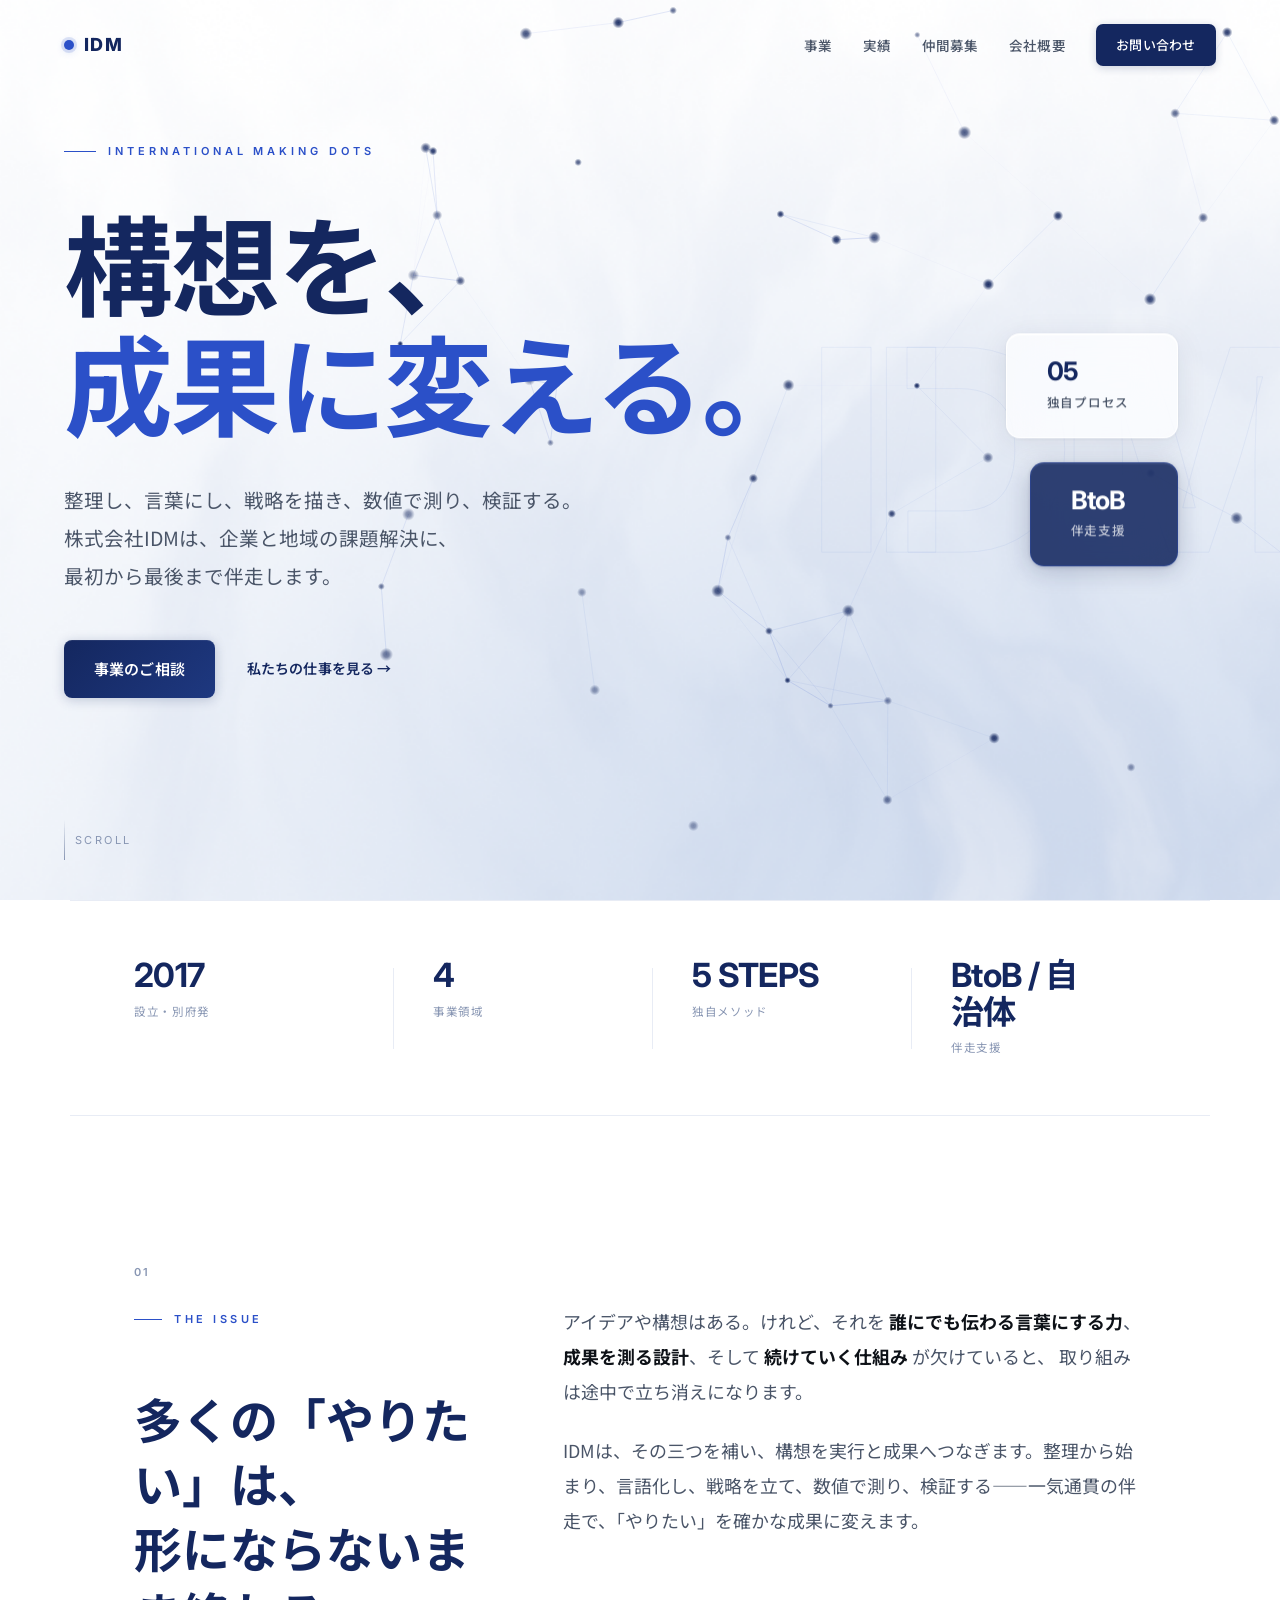
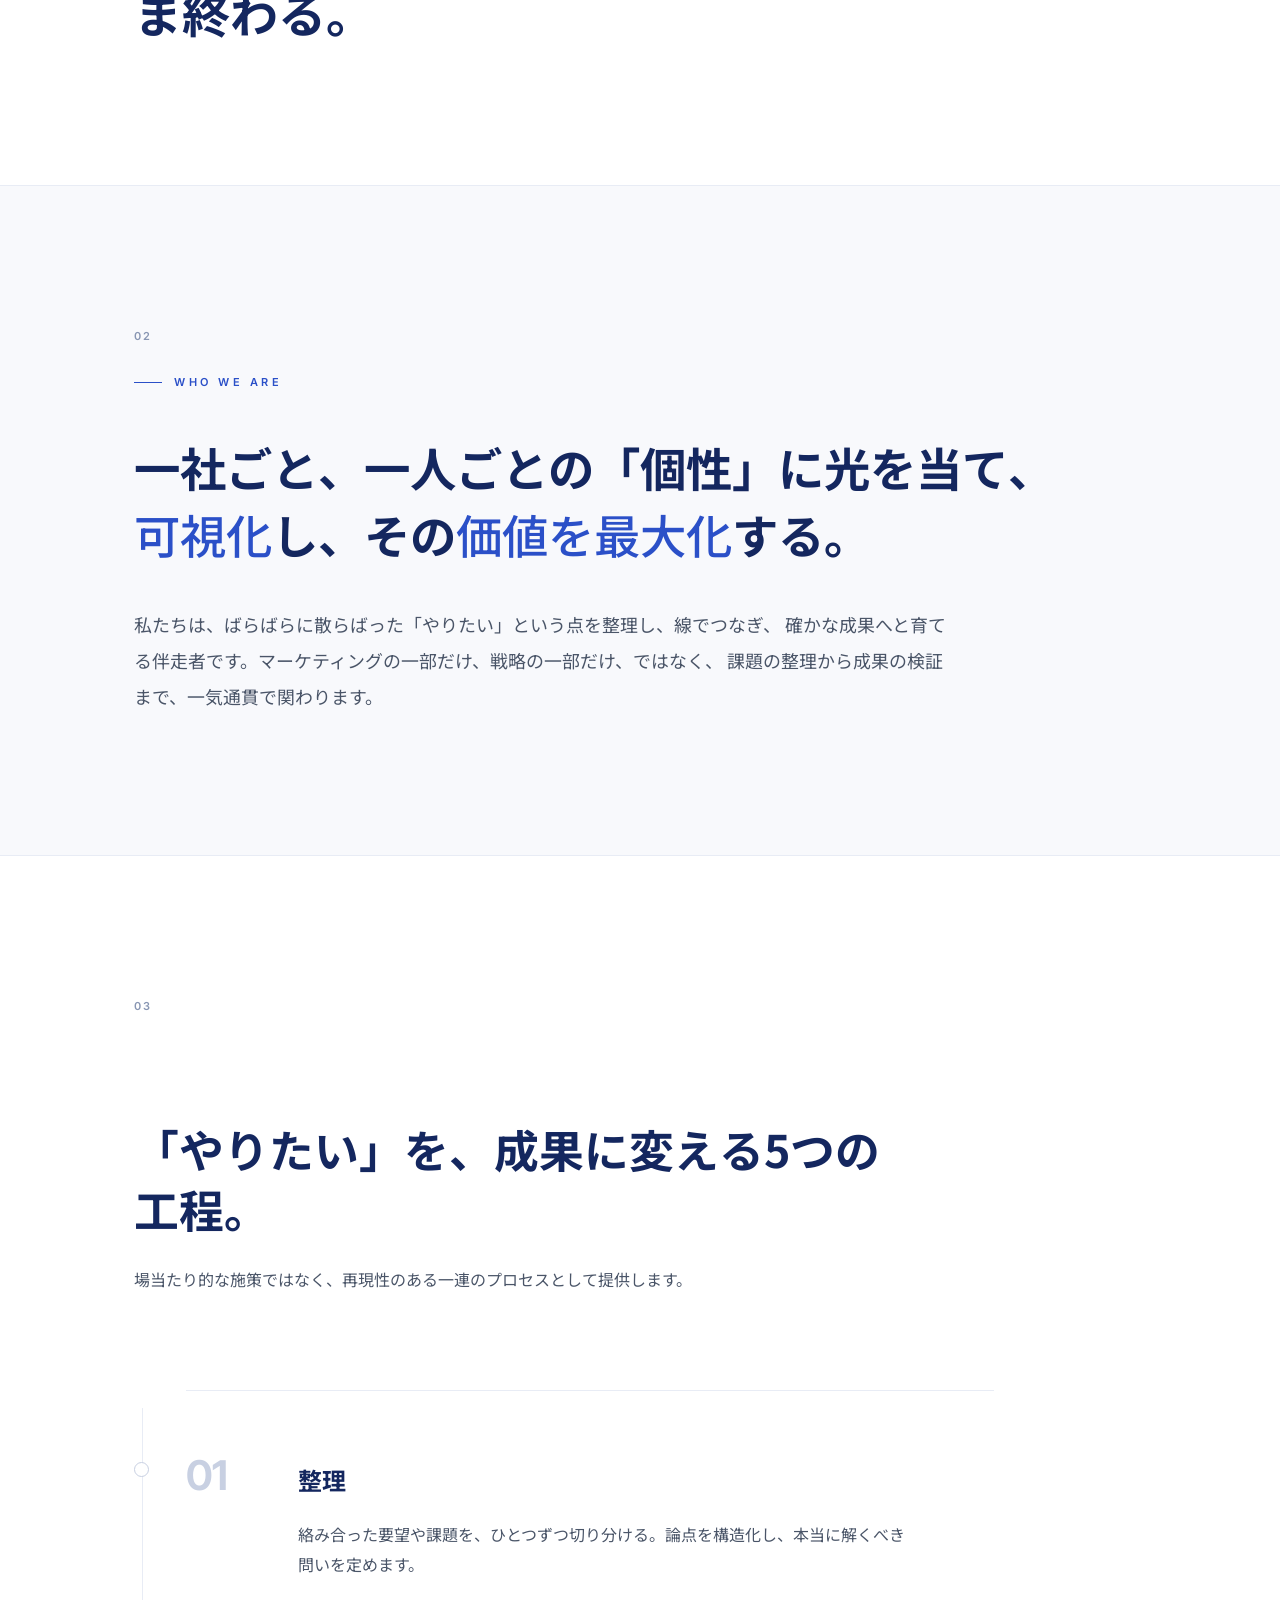
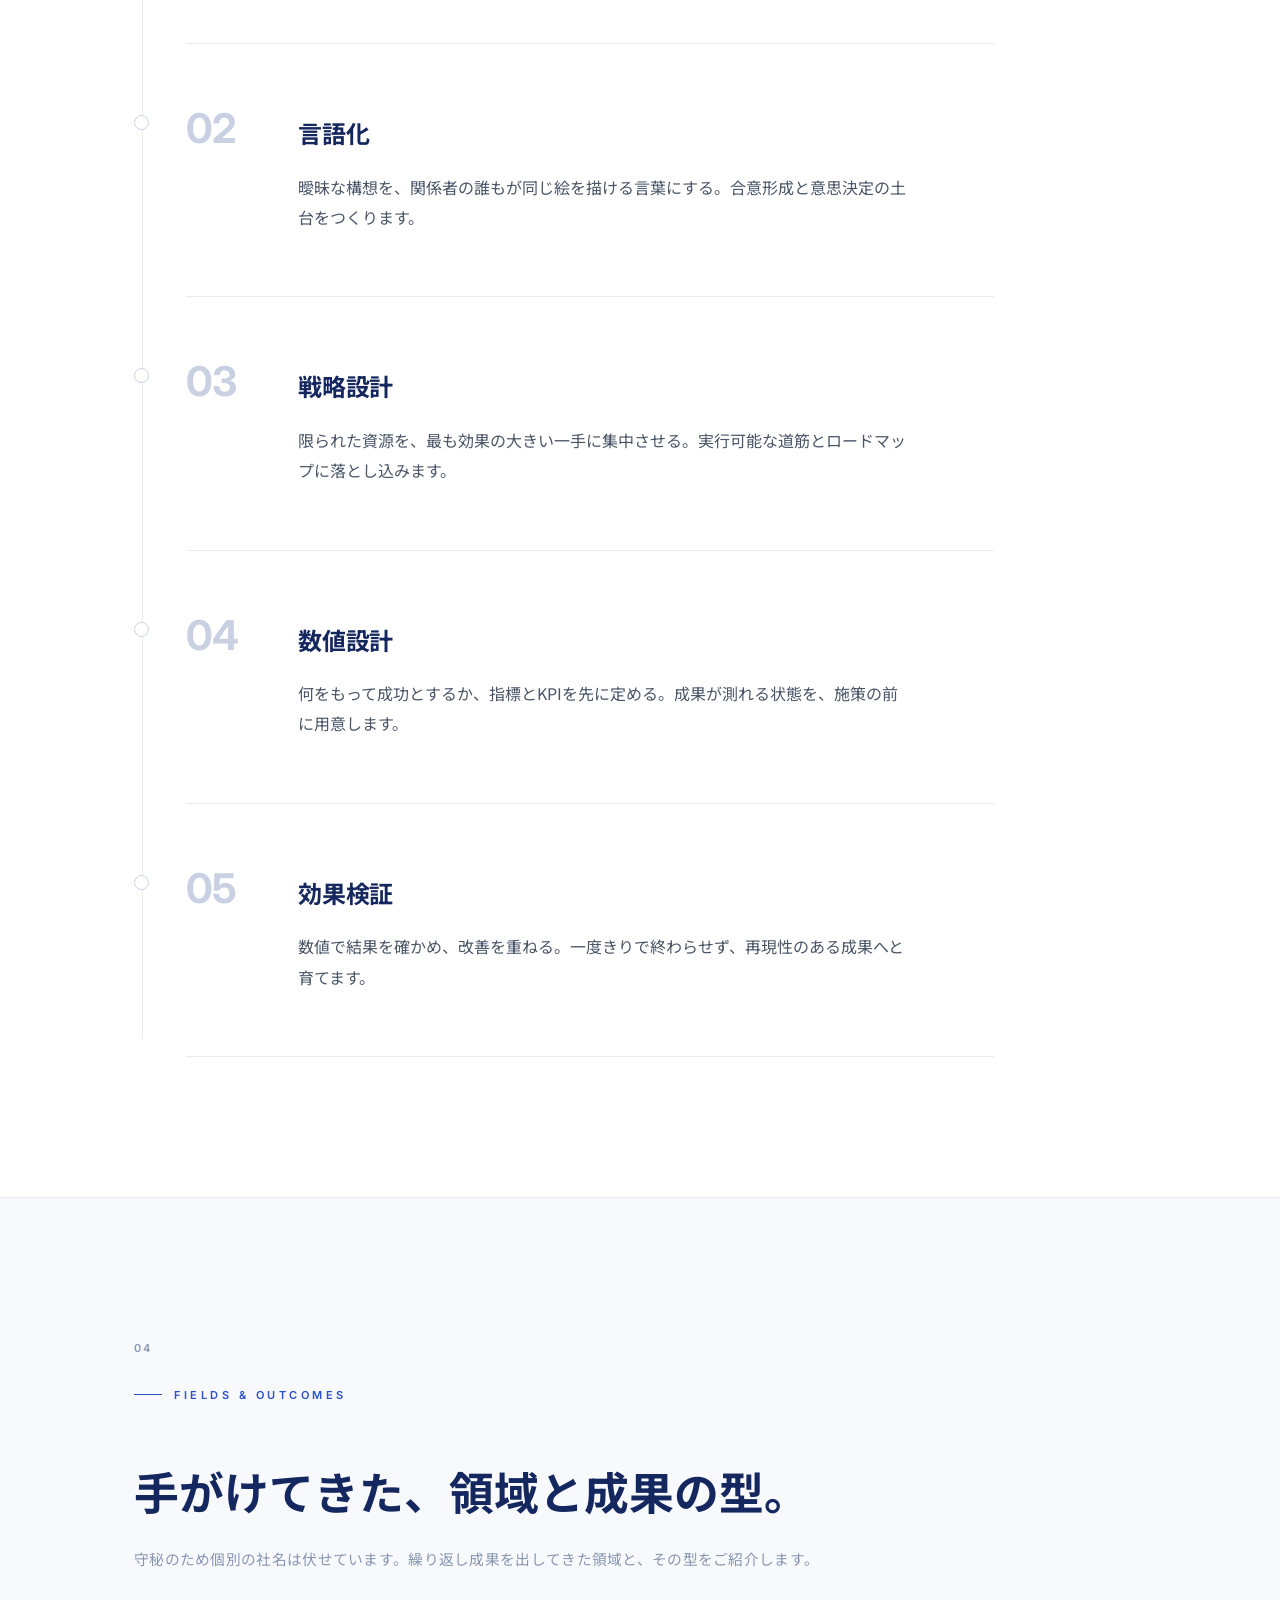
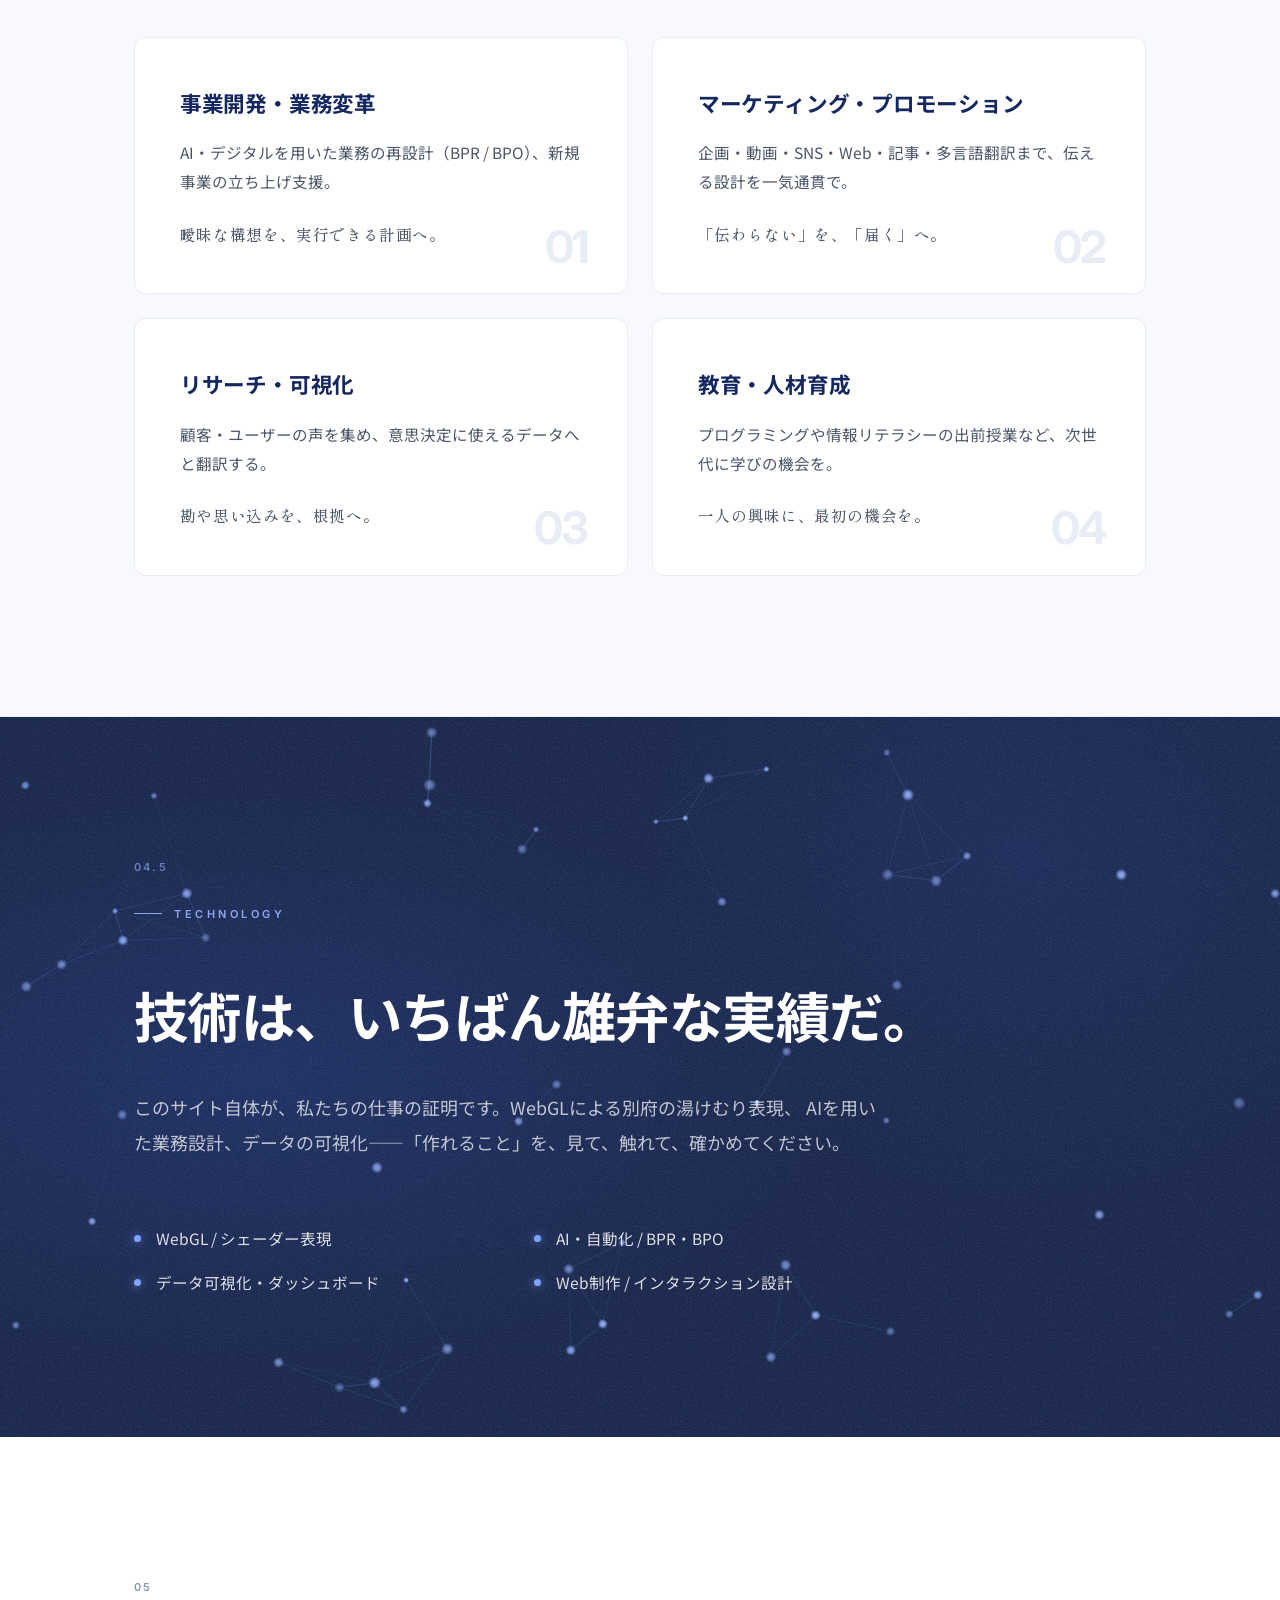
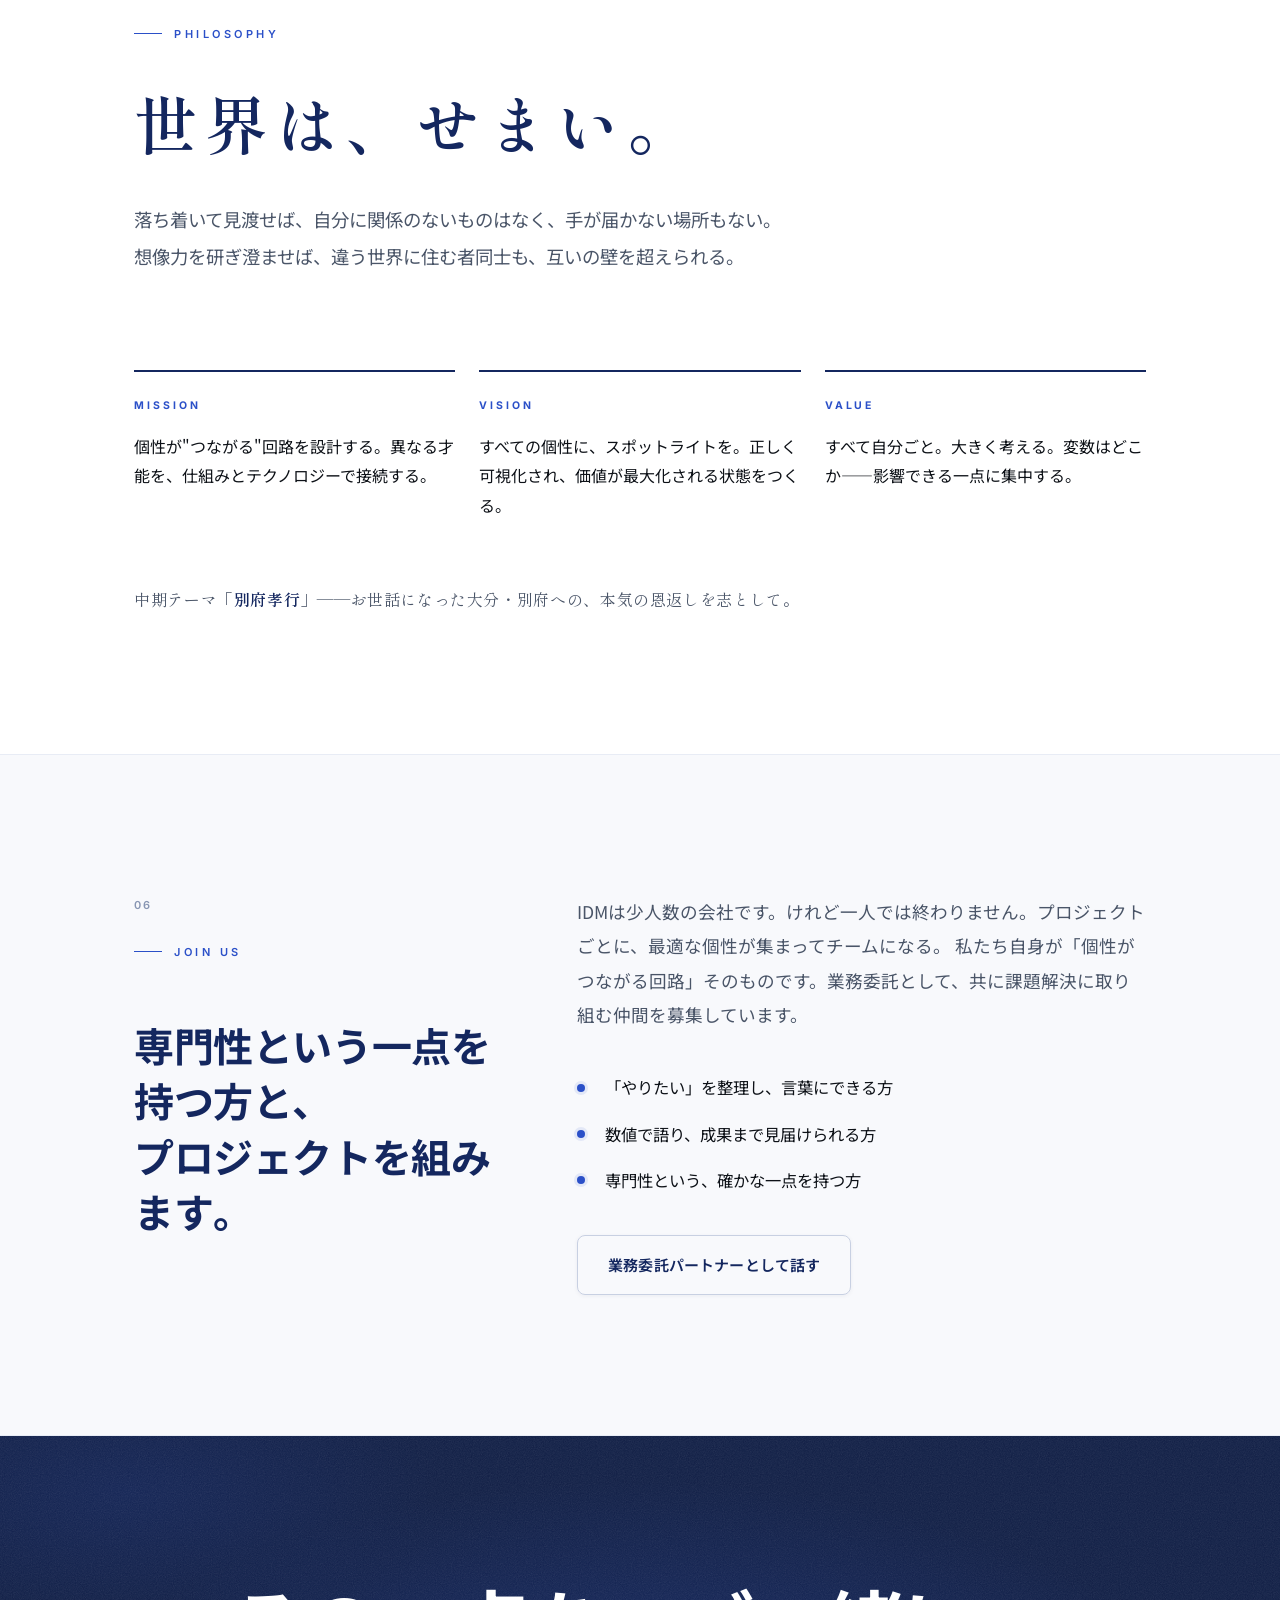
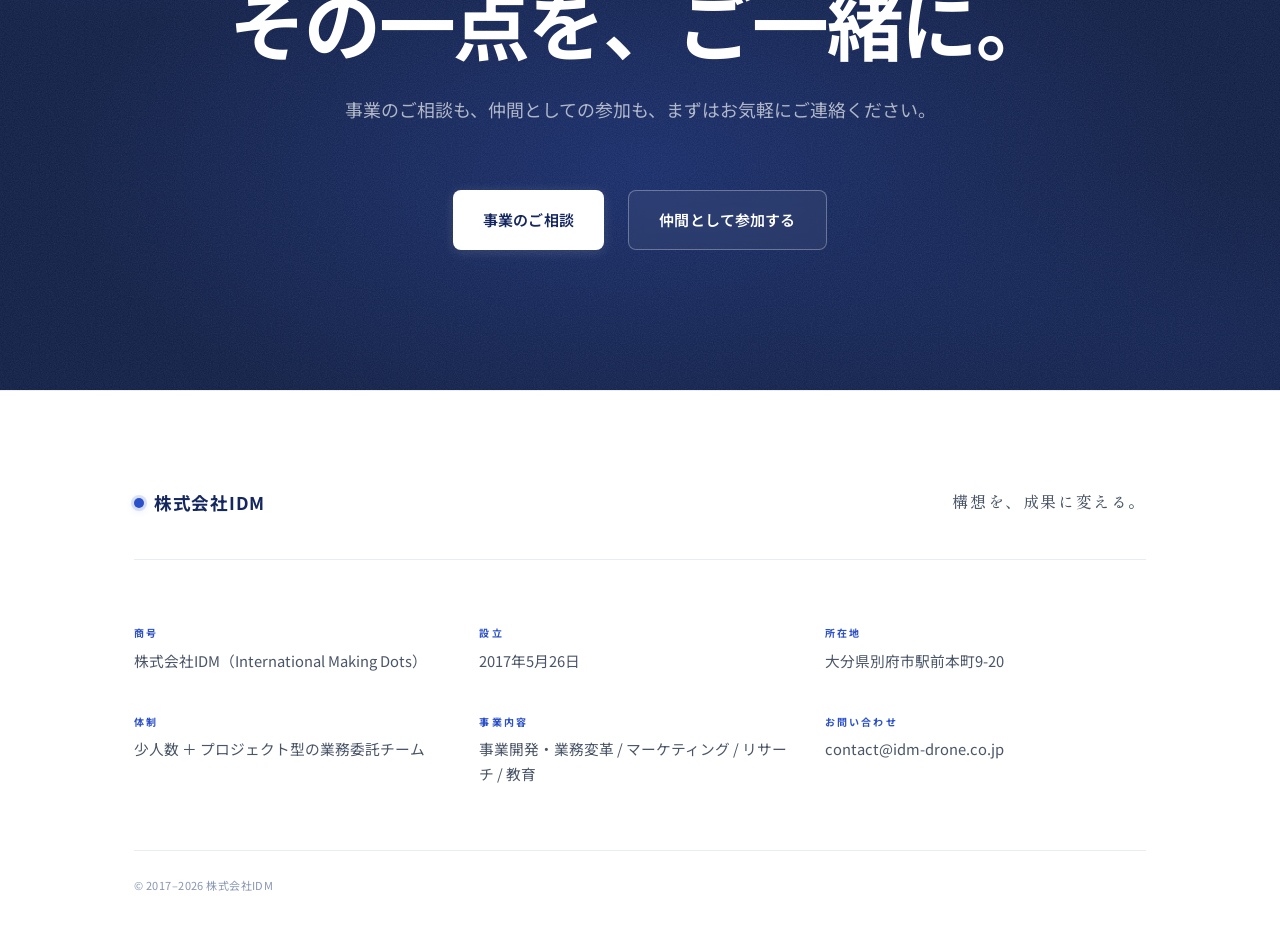
<file: index.html>
<!DOCTYPE html>
<html lang="ja" class="no-js">
<head>
<meta charset="UTF-8" />
<meta name="viewport" content="width=device-width, initial-scale=1.0" />
<title>株式会社IDM ｜ 構想を、成果に変える。</title>
<meta name="description" content="株式会社IDM（International Making Dots）は、整理・言語化・戦略・数値設計・効果検証の5つの工程で、企業と地域の課題解決に最初から最後まで伴走するパートナーです。" />
<meta property="og:title" content="株式会社IDM ｜ 構想を、成果に変える。" />
<meta property="og:description" content="「やりたい」を、測れる成果に。企業と地域の課題解決に伴走する会社。" />
<meta property="og:type" content="website" />
<meta property="og:site_name" content="株式会社IDM" />
<meta property="og:locale" content="ja_JP" />
<meta name="twitter:card" content="summary_large_image" />
<meta name="twitter:title" content="株式会社IDM ｜ 構想を、成果に変える。" />
<meta name="twitter:description" content="「やりたい」を、測れる成果に。企業と地域の課題解決に伴走する会社。" />
<meta name="theme-color" content="#0f1f3d" />
<link rel="icon" href="data:image/svg+xml,<svg xmlns='http://www.w3.org/2000/svg' viewBox='0 0 32 32'><rect width='32' height='32' fill='%230f1d44'/><circle cx='16' cy='16' r='5' fill='%232b50c8'/></svg>" />

<link rel="preconnect" href="https://fonts.googleapis.com" />
<link rel="preconnect" href="https://fonts.gstatic.com" crossorigin />
<link href="https://fonts.googleapis.com/css2?family=Inter:wght@400;500;600;700&family=Noto+Sans+JP:wght@400;500;700&family=Shippori+Mincho:wght@500;600&display=swap" rel="stylesheet" />
<link rel="stylesheet" href="css/style.css" />
<script>document.documentElement.classList.remove("no-js");document.documentElement.classList.add("js");</script>
</head>
<body>

<!-- ===== Intro loader ===== -->
<div class="loader" id="loader">
  <div class="loader__inner">
    <span class="loader__dot"></span>
    <span class="loader__word">IDM</span>
  </div>
</div>

<!-- ===== Scroll progress ===== -->
<div class="progress" id="progress" aria-hidden="true"></div>

<!-- ===== Header ===== -->
<header class="site-header" id="header">
  <a href="#top" class="logo" aria-label="IDM ホーム">
    <span class="logo__mark"></span>
    <span class="logo__text">IDM</span>
  </a>
  <button class="nav-toggle" id="navToggle" aria-label="メニューを開く" aria-expanded="false" aria-controls="nav">
    <span></span><span></span><span></span>
  </button>
  <nav class="nav" id="nav">
    <a href="#method">事業</a>
    <a href="#works">実績</a>
    <a href="#join">仲間募集</a>
    <a href="#about">会社概要</a>
    <a href="#contact" class="nav__cta">お問い合わせ</a>
  </nav>
</header>

<!-- ===== Hero ===== -->
<section class="hero" id="top">
  <canvas id="hero-canvas" aria-hidden="true"></canvas>
  <canvas id="hero-dots" aria-hidden="true"></canvas>
  <div class="hero__bg-text" aria-hidden="true">IDM</div>
  <div class="hero__deco" aria-hidden="true">
    <div class="hero__deco-card">
      <span class="hero__deco-num">05</span>
      <span class="hero__deco-label">独自プロセス</span>
    </div>
    <div class="hero__deco-card hero__deco-card--alt">
      <span class="hero__deco-num">BtoB</span>
      <span class="hero__deco-label">伴走支援</span>
    </div>
  </div>
  <div class="hero__copy">
    <p class="hero__eyebrow reveal">International Making Dots</p>
    <h1 class="hero__title">
      <span class="reveal">構想を、</span>
      <span class="reveal">成果に変える。</span>
    </h1>
    <p class="hero__lead reveal">
      整理し、言葉にし、戦略を描き、数値で測り、検証する。<br />
      株式会社IDMは、企業と地域の課題解決に、<br class="pc" />最初から最後まで伴走します。
    </p>
    <div class="hero__actions reveal">
      <a href="#contact" class="btn btn--primary">事業のご相談</a>
      <a href="#method" class="btn btn--text">私たちの仕事を見る →</a>
    </div>
  </div>
  <div class="hero__scroll-hint reveal" aria-hidden="true">Scroll</div>
</section>

<!-- ===== Trust strip ===== -->
<div class="trust">
  <div class="trust__item"><strong>2017</strong><span>設立・別府発</span></div>
  <div class="trust__item"><strong data-count="4">0</strong><span>事業領域</span></div>
  <div class="trust__item"><strong data-count="5" data-suffix=" STEPS">0</strong><span>独自メソッド</span></div>
  <div class="trust__item"><strong>BtoB / 自治体</strong><span>伴走支援</span></div>
</div>

<!-- ===== 01 課題 ===== -->
<section class="issue" id="issue">
  <div class="container">
    <div class="issue__left">
      <span class="sec-num reveal">01</span>
      <p class="section-label reveal">THE ISSUE</p>
      <h2 class="issue__title split">多くの「やりたい」は、<br />形にならないまま終わる。</h2>
    </div>
    <div class="issue__right">
      <p class="issue__body reveal">
        アイデアや構想はある。けれど、それを <strong>誰にでも伝わる言葉にする力</strong>、
        <strong>成果を測る設計</strong>、そして <strong>続けていく仕組み</strong> が欠けていると、
        取り組みは途中で立ち消えになります。
      </p>
      <p class="issue__body reveal">
        IDMは、その三つを補い、構想を実行と成果へつなぎます。整理から始まり、言語化し、戦略を立て、数値で測り、検証する——一気通貫の伴走で、「やりたい」を確かな成果に変えます。
      </p>
    </div>
  </div>
</section>

<!-- ===== 02 IDMとは ===== -->
<section class="define" id="define">
  <div class="container">
    <span class="sec-num reveal">02</span>
    <p class="section-label reveal">WHO WE ARE</p>
    <h2 class="define__statement split">
      一社ごと、一人ごとの「個性」に光を当て、<br />
      <em>可視化</em>し、その<em>価値を最大化</em>する。
    </h2>
    <p class="define__sub reveal">
      私たちは、ばらばらに散らばった「やりたい」という点を整理し、線でつなぎ、
      確かな成果へと育てる伴走者です。マーケティングの一部だけ、戦略の一部だけ、ではなく、
      課題の整理から成果の検証まで、一気通貫で関わります。
    </p>
  </div>
</section>

<!-- ===== 03 メソッド ===== -->
<section class="method" id="method">
  <div class="container">
    <div class="method__head">
      <span class="sec-num reveal">03</span>
      <p class="section-label reveal">OUR METHOD</p>
      <h2 class="method__title split">「やりたい」を、成果に変える5つの工程。</h2>
      <p class="method__intro reveal">場当たり的な施策ではなく、再現性のある一連のプロセスとして提供します。</p>
    </div>

    <ol class="steps">
      <li class="step reveal">
        <span class="step__num">01</span>
        <div class="step__body">
          <h3>整理</h3>
          <p>絡み合った要望や課題を、ひとつずつ切り分ける。論点を構造化し、本当に解くべき問いを定めます。</p>
        </div>
      </li>
      <li class="step reveal">
        <span class="step__num">02</span>
        <div class="step__body">
          <h3>言語化</h3>
          <p>曖昧な構想を、関係者の誰もが同じ絵を描ける言葉にする。合意形成と意思決定の土台をつくります。</p>
        </div>
      </li>
      <li class="step reveal">
        <span class="step__num">03</span>
        <div class="step__body">
          <h3>戦略設計</h3>
          <p>限られた資源を、最も効果の大きい一手に集中させる。実行可能な道筋とロードマップに落とし込みます。</p>
        </div>
      </li>
      <li class="step reveal">
        <span class="step__num">04</span>
        <div class="step__body">
          <h3>数値設計</h3>
          <p>何をもって成功とするか、指標とKPIを先に定める。成果が測れる状態を、施策の前に用意します。</p>
        </div>
      </li>
      <li class="step reveal">
        <span class="step__num">05</span>
        <div class="step__body">
          <h3>効果検証</h3>
          <p>数値で結果を確かめ、改善を重ねる。一度きりで終わらせず、再現性のある成果へと育てます。</p>
        </div>
      </li>
    </ol>
  </div>
</section>

<!-- ===== 04 実績 ===== -->
<section class="works" id="works">
  <div class="container">
    <div class="works__head">
      <span class="sec-num reveal">04</span>
      <p class="section-label reveal">FIELDS &amp; OUTCOMES</p>
      <h2 class="works__title split">手がけてきた、領域と成果の型。</h2>
      <p class="works__note reveal">守秘のため個別の社名は伏せています。繰り返し成果を出してきた領域と、その型をご紹介します。</p>
    </div>

    <div class="works__grid">
      <article class="field reveal">
        <h3>事業開発・業務変革</h3>
        <p>AI・デジタルを用いた業務の再設計（BPR / BPO）、新規事業の立ち上げ支援。</p>
        <p class="field__type">曖昧な構想を、実行できる計画へ。</p>
      </article>
      <article class="field reveal">
        <h3>マーケティング・プロモーション</h3>
        <p>企画・動画・SNS・Web・記事・多言語翻訳まで、伝える設計を一気通貫で。</p>
        <p class="field__type">「伝わらない」を、「届く」へ。</p>
      </article>
      <article class="field reveal">
        <h3>リサーチ・可視化</h3>
        <p>顧客・ユーザーの声を集め、意思決定に使えるデータへと翻訳する。</p>
        <p class="field__type">勘や思い込みを、根拠へ。</p>
      </article>
      <article class="field reveal">
        <h3>教育・人材育成</h3>
        <p>プログラミングや情報リテラシーの出前授業など、次世代に学びの機会を。</p>
        <p class="field__type">一人の興味に、最初の機会を。</p>
      </article>
    </div>
  </div>
</section>

<!-- ===== 04.5 Tech / Lab ===== -->
<section class="lab" id="lab">
  <canvas id="lab-canvas" aria-hidden="true"></canvas>
  <div class="container lab__inner">
    <span class="sec-num reveal" style="color:rgba(155,180,255,.6)">04.5</span>
    <p class="section-label section-label--light reveal">TECHNOLOGY</p>
    <h2 class="lab__title split">技術は、いちばん雄弁な実績だ。</h2>
    <p class="lab__body reveal">
      このサイト自体が、私たちの仕事の証明です。WebGLによる別府の湯けむり表現、
      AIを用いた業務設計、データの可視化——「作れること」を、見て、触れて、確かめてください。
    </p>
    <ul class="lab__tags">
      <li class="reveal">WebGL / シェーダー表現</li>
      <li class="reveal">AI・自動化 / BPR・BPO</li>
      <li class="reveal">データ可視化・ダッシュボード</li>
      <li class="reveal">Web制作 / インタラクション設計</li>
    </ul>
  </div>
</section>

<!-- ===== 05 思想 ===== -->
<section class="vision" id="vision">
  <div class="container">
    <span class="sec-num reveal">05</span>
    <p class="section-label reveal">PHILOSOPHY</p>
    <p class="vision__lead split">世界は、せまい。</p>
    <p class="vision__body reveal">
      落ち着いて見渡せば、自分に関係のないものはなく、手が届かない場所もない。<br />
      想像力を研ぎ澄ませば、違う世界に住む者同士も、互いの壁を超えられる。
    </p>

    <div class="mvv">
      <div class="mvv__item reveal">
        <span class="mvv__key">MISSION</span>
        <p>個性が"つながる"回路を設計する。異なる才能を、仕組みとテクノロジーで接続する。</p>
      </div>
      <div class="mvv__item reveal">
        <span class="mvv__key">VISION</span>
        <p>すべての個性に、スポットライトを。正しく可視化され、価値が最大化される状態をつくる。</p>
      </div>
      <div class="mvv__item reveal">
        <span class="mvv__key">VALUE</span>
        <p>すべて自分ごと。大きく考える。変数はどこか——影響できる一点に集中する。</p>
      </div>
    </div>

    <p class="vision__beppu reveal">
      中期テーマ「<em>別府孝行</em>」——お世話になった大分・別府への、本気の恩返しを志として。
    </p>
  </div>
</section>

<!-- ===== 06 仲間募集 ===== -->
<section class="join" id="join">
  <div class="container join__grid">
    <div>
      <span class="sec-num reveal">06</span>
      <p class="section-label reveal">JOIN US</p>
      <h2 class="join__title split">専門性という一点を持つ方と、<br />プロジェクトを組みます。</h2>
    </div>
    <div>
      <p class="join__body reveal">
        IDMは少人数の会社です。けれど一人では終わりません。プロジェクトごとに、最適な個性が集まってチームになる。
        私たち自身が「個性がつながる回路」そのものです。業務委託として、共に課題解決に取り組む仲間を募集しています。
      </p>
      <ul class="join__list">
        <li class="reveal">「やりたい」を整理し、言葉にできる方</li>
        <li class="reveal">数値で語り、成果まで見届けられる方</li>
        <li class="reveal">専門性という、確かな一点を持つ方</li>
      </ul>
      <a href="#contact" class="btn btn--outline reveal">業務委託パートナーとして話す</a>
    </div>
  </div>
</section>

<!-- ===== 07 CTA ===== -->
<section class="cta" id="contact">
  <div class="container cta__inner">
    <h2 class="cta__title split">その一点を、ご一緒に。</h2>
    <p class="cta__lead">事業のご相談も、仲間としての参加も、まずはお気軽にご連絡ください。</p>
    <div class="cta__actions">
      <a href="mailto:contact@idm-drone.co.jp?subject=ご相談" class="btn btn--light">事業のご相談</a>
      <a href="mailto:contact@idm-drone.co.jp?subject=パートナー応募" class="btn btn--ghost-light">仲間として参加する</a>
    </div>
  </div>
</section>

<!-- ===== Footer ===== -->
<footer class="site-footer" id="about">
  <div class="container">
    <div class="footer__top">
      <div class="footer__brand">
        <span class="logo__mark"></span>
        <span class="footer__name">株式会社IDM</span>
      </div>
      <p class="footer__tagline">構想を、成果に変える。</p>
    </div>
    <dl class="footer__info">
      <div><dt>商号</dt><dd>株式会社IDM（International Making Dots）</dd></div>
      <div><dt>設立</dt><dd>2017年5月26日</dd></div>
      <div><dt>所在地</dt><dd>大分県別府市駅前本町9-20</dd></div>
      <div><dt>体制</dt><dd>少人数 ＋ プロジェクト型の業務委託チーム</dd></div>
      <div><dt>事業内容</dt><dd>事業開発・業務変革 / マーケティング / リサーチ / 教育</dd></div>
      <div><dt>お問い合わせ</dt><dd>contact@idm-drone.co.jp</dd></div>
    </dl>
    <p class="footer__copy">© 2017–2026 株式会社IDM</p>
  </div>
</footer>

<script src="js/hero-steam.js" defer></script>
<script src="js/hero-dots.js" defer></script>
<script src="js/app.js" defer></script>
</body>
</html>
</file>
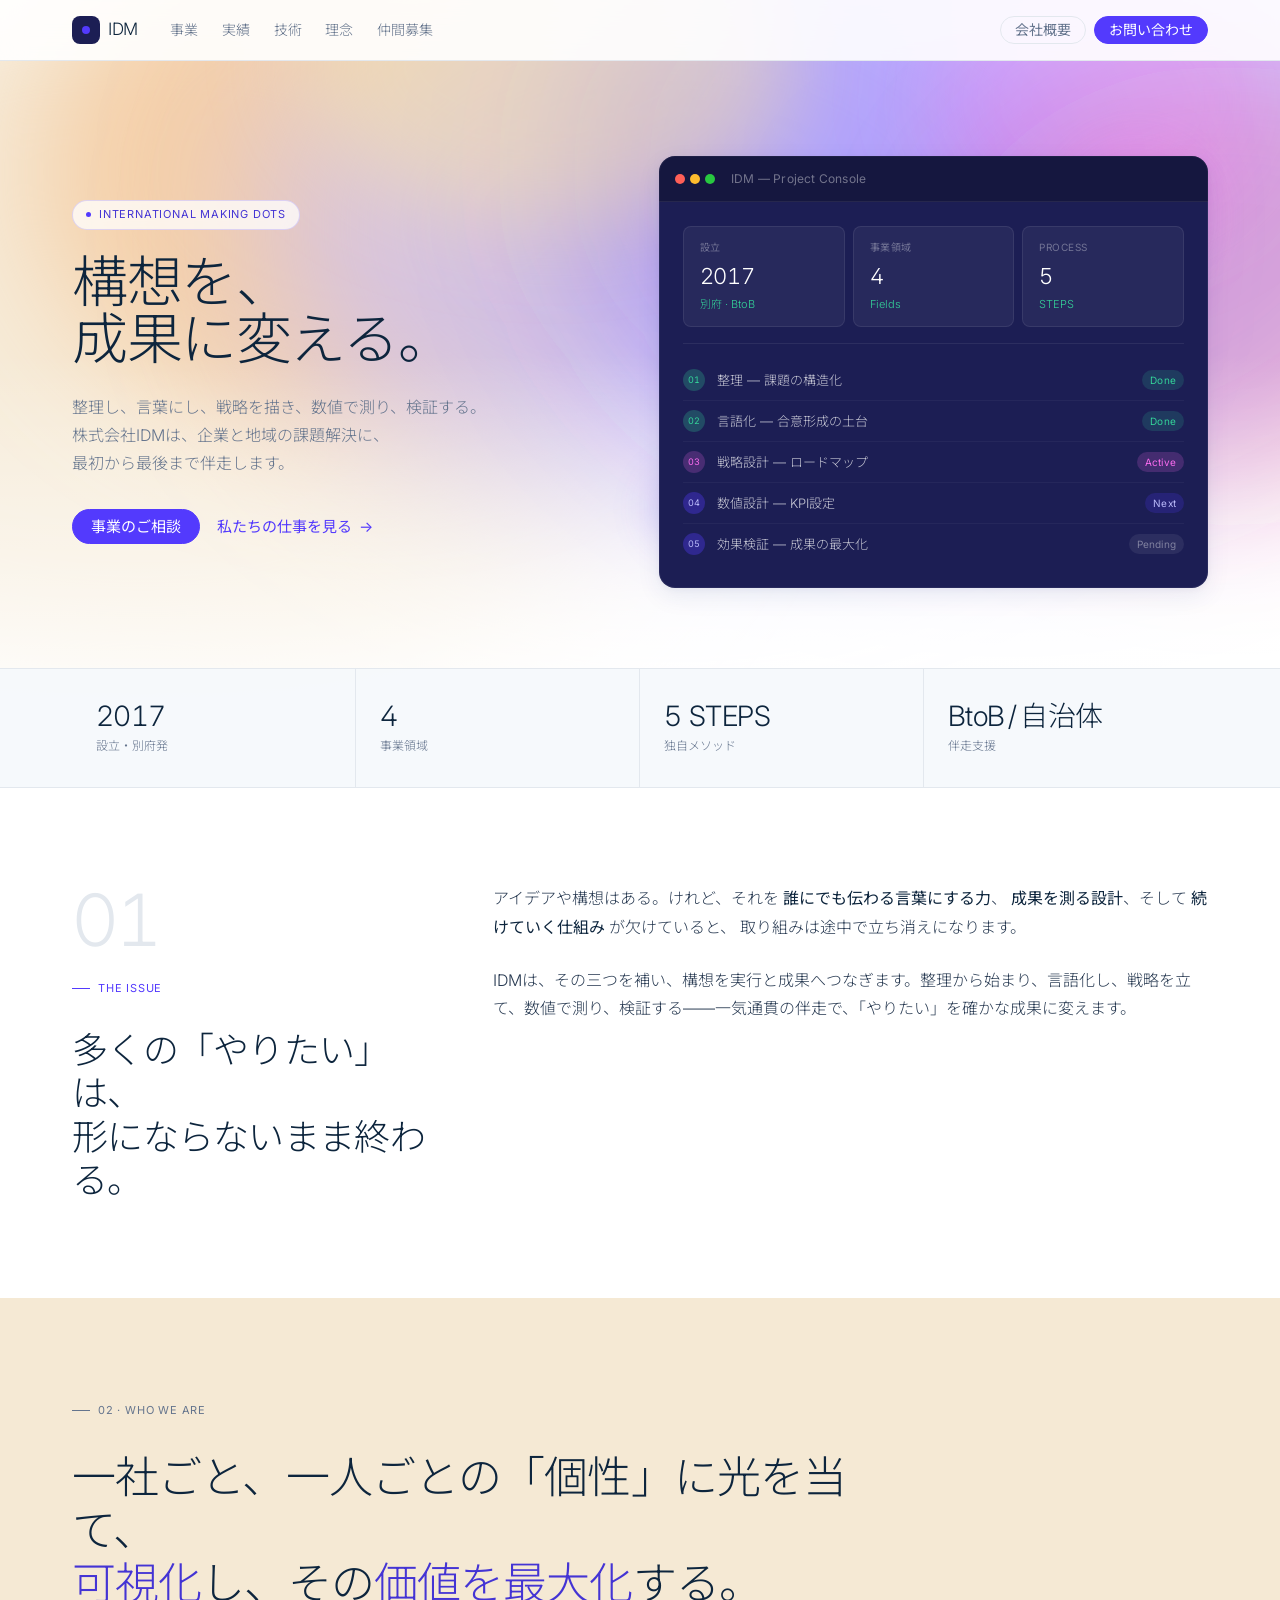
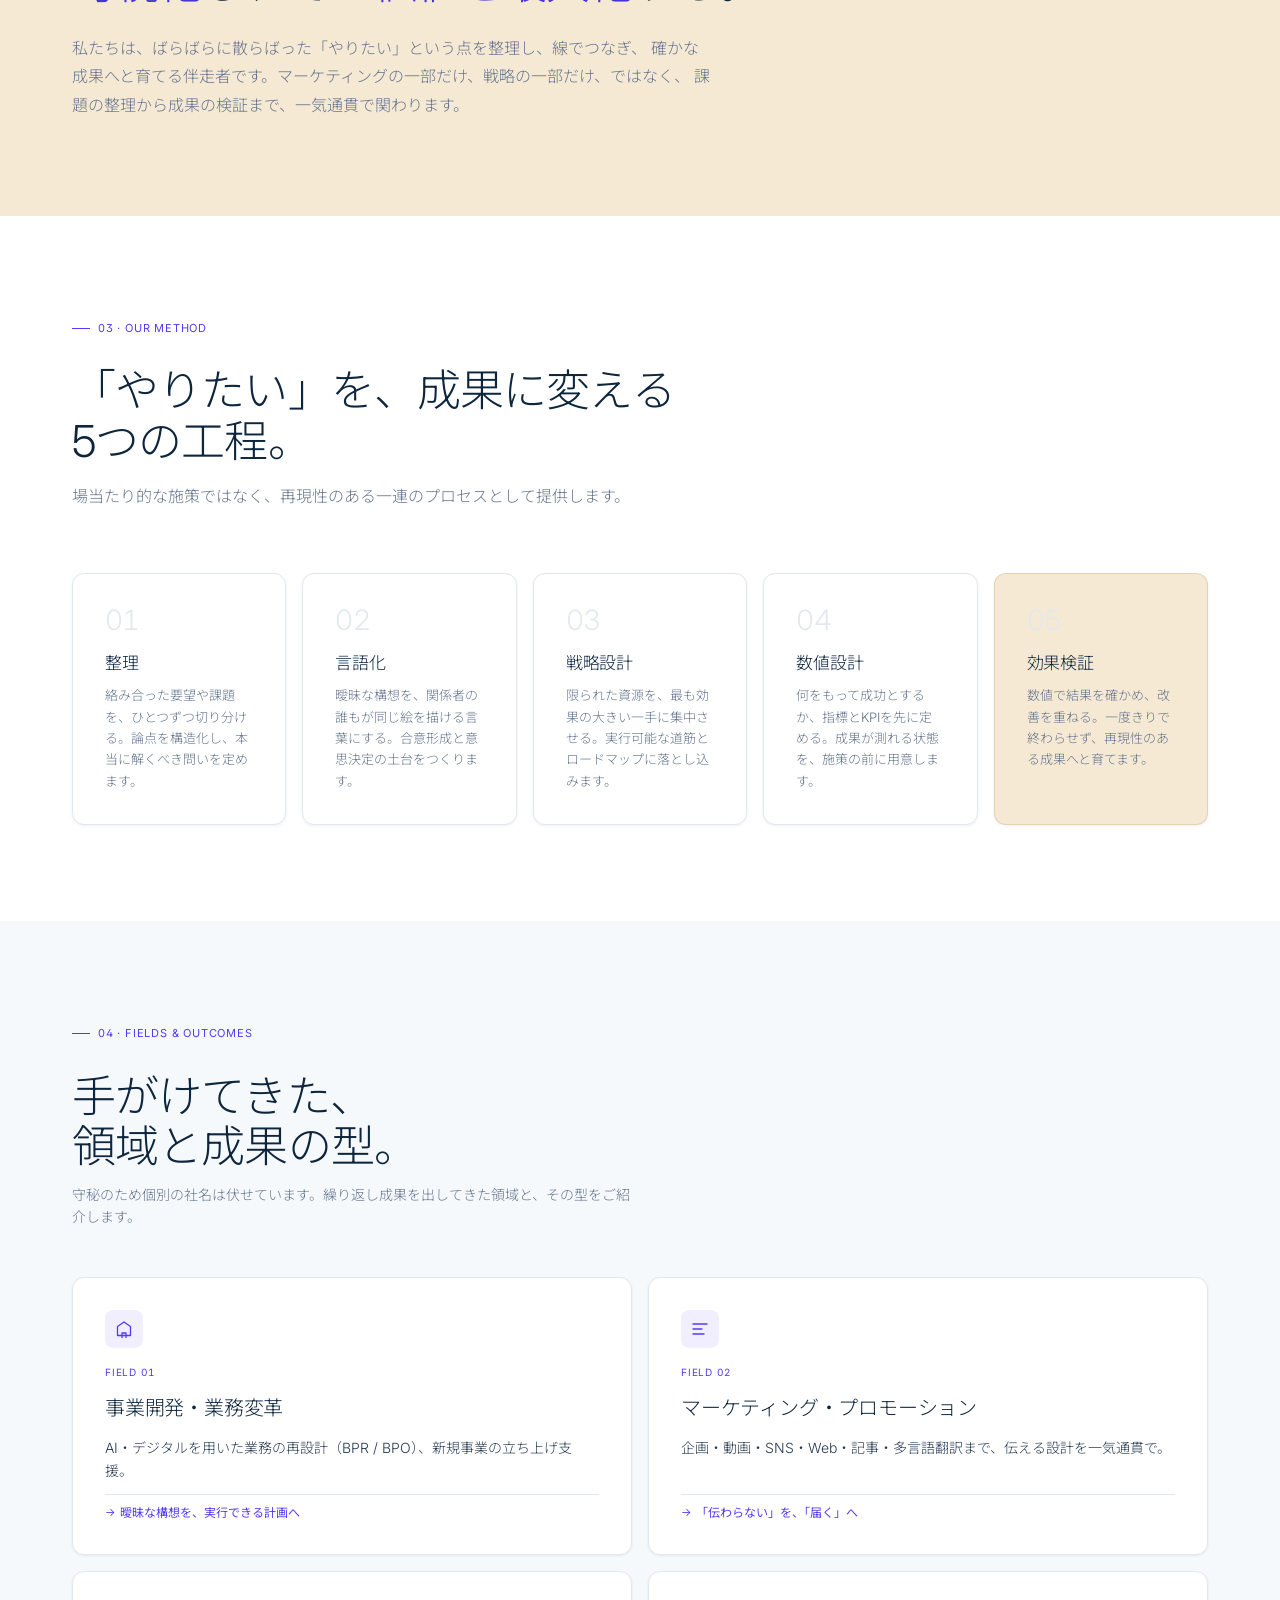
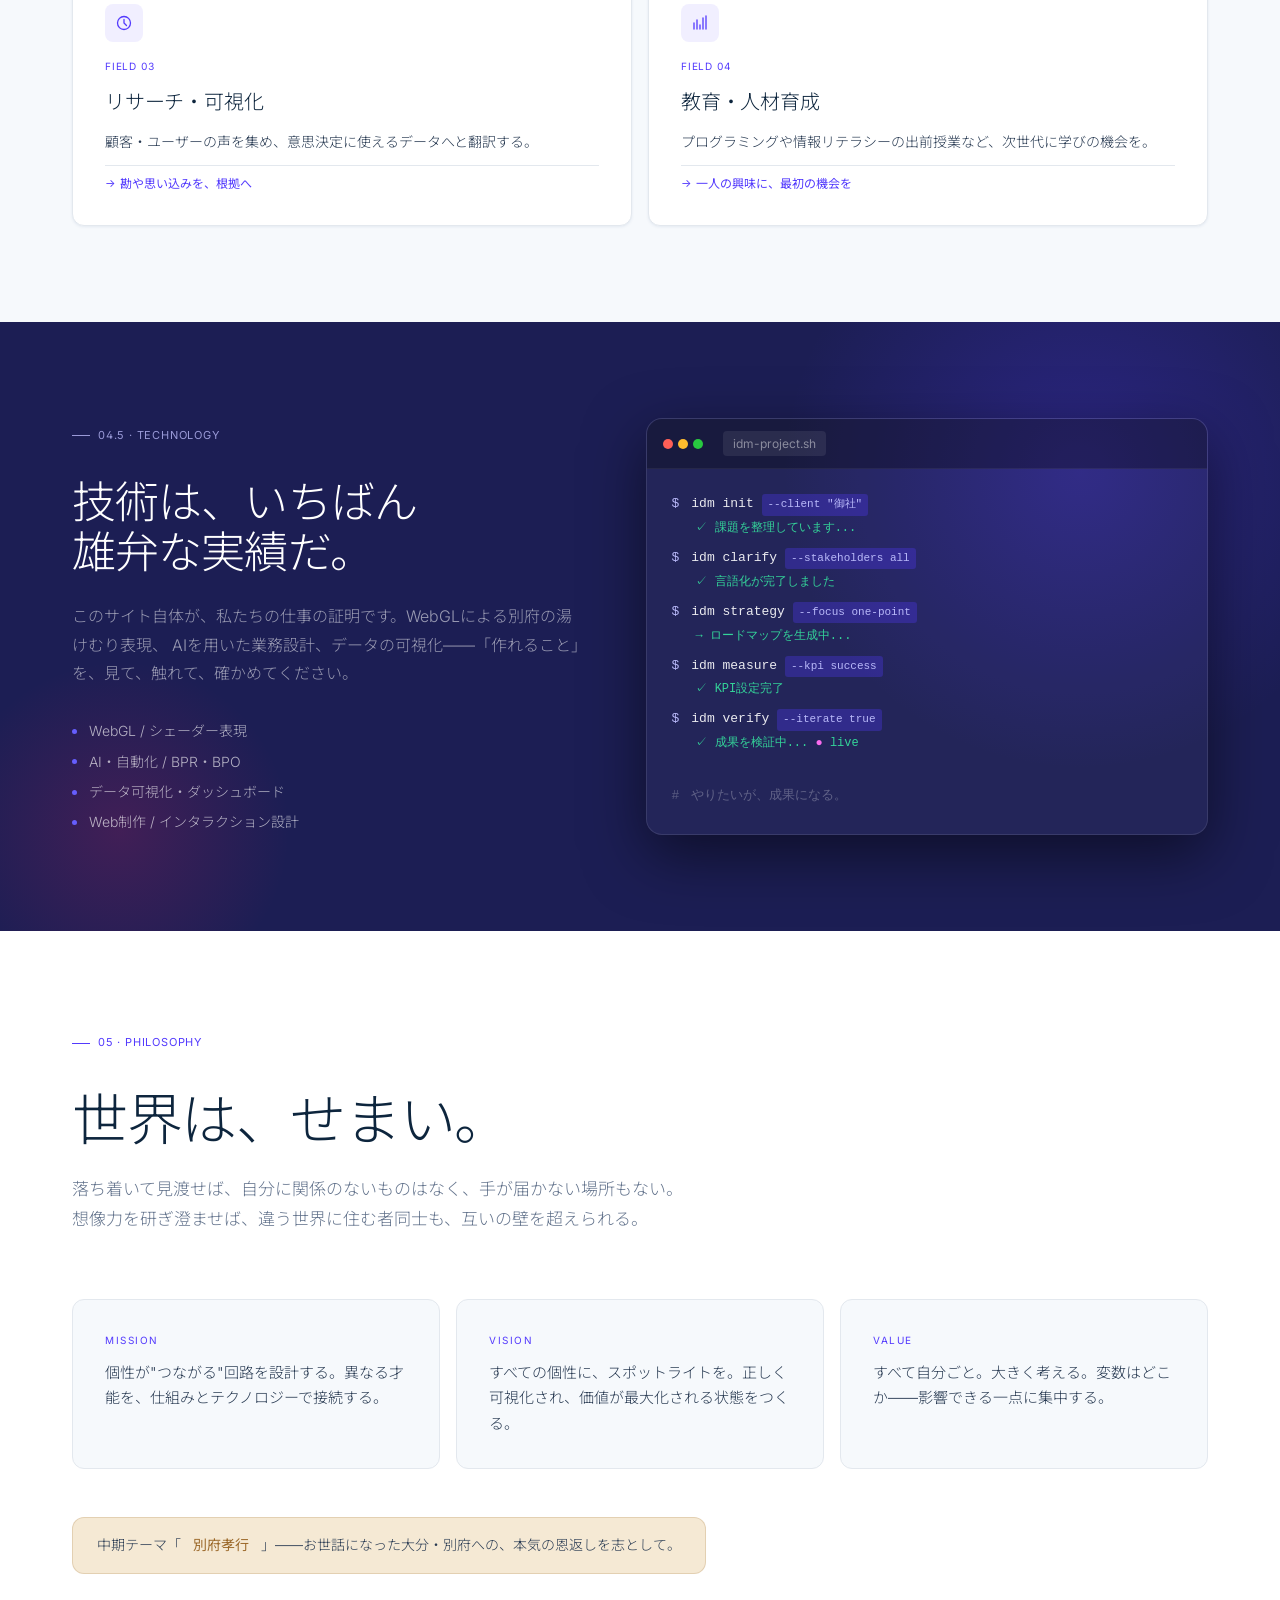
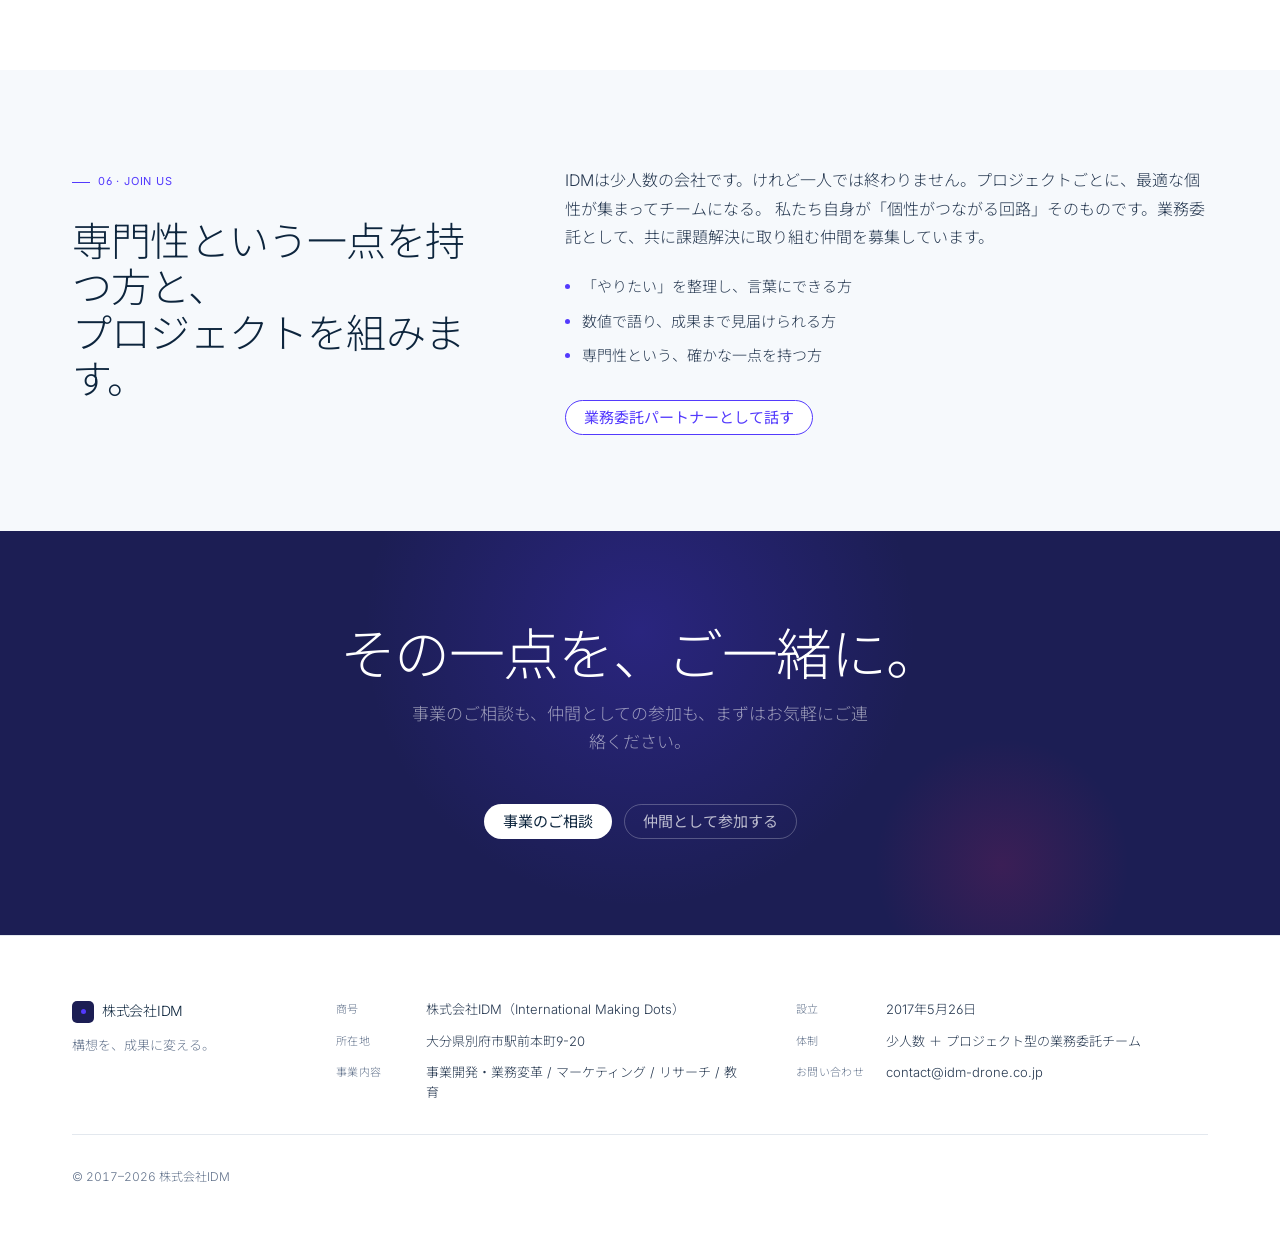
<file: design-lab/stripe/index.html>
<!DOCTYPE html>
<html lang="ja">
<head>
<meta charset="UTF-8" />
<meta name="viewport" content="width=device-width, initial-scale=1.0" />
<title>株式会社IDM ｜ 構想を、成果に変える。</title>
<meta name="description" content="株式会社IDM（International Making Dots）は、整理・言語化・戦略・数値設計・効果検証の5つの工程で、企業と地域の課題解決に最初から最後まで伴走するパートナーです。" />
<meta property="og:title" content="株式会社IDM ｜ 構想を、成果に変える。" />
<meta property="og:description" content="「やりたい」を、測れる成果に。企業と地域の課題解決に伴走する会社。" />
<meta property="og:type" content="website" />
<meta name="robots" content="noindex, nofollow" />
<meta name="theme-color" content="#533afd" />
<link rel="icon" href="data:image/svg+xml,<svg xmlns='http://www.w3.org/2000/svg' viewBox='0 0 32 32'><rect width='32' height='32' rx='6' fill='%231c1e54'/><circle cx='16' cy='16' r='5' fill='%23533afd'/></svg>" />

<link rel="preconnect" href="https://fonts.googleapis.com" />
<link rel="preconnect" href="https://fonts.gstatic.com" crossorigin />
<link href="https://fonts.googleapis.com/css2?family=Inter:ital,opsz,wght@0,14..32,300;0,14..32,400;1,14..32,300&family=Noto+Sans+JP:wght@300;400&display=swap" rel="stylesheet" />
<link rel="stylesheet" href="style.css" />
</head>
<body>

<!-- Scroll progress indicator -->
<div class="scroll-progress" id="scrollProgress"></div>

<!-- ============================================================
     NAVIGATION
     ============================================================ -->
<nav class="nav-stripe" id="navStripe">
  <div class="nav-stripe__inner">
    <a href="#top" class="nav-logo" aria-label="IDM ホーム">
      <div class="nav-logo__mark" aria-hidden="true"></div>
      <span>IDM</span>
    </a>
    <div class="nav-links">
      <a href="#method">事業</a>
      <a href="#fields">実績</a>
      <a href="#tech">技術</a>
      <a href="#vision">理念</a>
      <a href="#join">仲間募集</a>
    </div>
    <div class="nav-cta-group">
      <a href="#about" class="btn btn--ghost" style="font-size:14px;padding:6px 14px;">会社概要</a>
      <a href="#contact" class="btn btn--primary" style="font-size:14px;padding:6px 14px;">お問い合わせ</a>
    </div>
  </div>
</nav>

<!-- ============================================================
     HERO — Gradient Mesh + Two-column layout
     ============================================================ -->
<section class="hero-stripe" id="top">

  <!-- ── Gradient Mesh backdrop: cream / sherbet / lavender / indigo / ruby ── -->
  <div class="hero-mesh" aria-hidden="true">
    <svg class="hero-mesh__svg" viewBox="0 0 1440 900" xmlns="http://www.w3.org/2000/svg" preserveAspectRatio="xMidYMid slice">
      <defs>
        <filter id="blur-xl" x="-80%" y="-80%" width="260%" height="260%">
          <feGaussianBlur stdDeviation="90" />
        </filter>
        <filter id="blur-lg" x="-60%" y="-60%" width="220%" height="220%">
          <feGaussianBlur stdDeviation="70" />
        </filter>
        <filter id="blur-md" x="-50%" y="-50%" width="200%" height="200%">
          <feGaussianBlur stdDeviation="50" />
        </filter>
        <linearGradient id="fade-white" x1="0" y1="0" x2="0" y2="1">
          <stop offset="45%" stop-color="#ffffff" stop-opacity="0" />
          <stop offset="100%" stop-color="#ffffff" stop-opacity="1" />
        </linearGradient>
      </defs>

      <!-- Base cream warm wash — left anchor -->
      <ellipse class="blob-1"
        cx="160" cy="380" rx="600" ry="440"
        fill="#f5e9d4" fill-opacity=".9"
        filter="url(#blur-xl)" />

      <!-- Sherbet orange mid-left -->
      <ellipse class="blob-2"
        cx="420" cy="200" rx="380" ry="300"
        fill="#f5c090" fill-opacity=".65"
        filter="url(#blur-lg)" />

      <!-- Lavender center -->
      <ellipse class="blob-1"
        cx="760" cy="260" rx="460" ry="340"
        fill="#c8befa" fill-opacity=".7"
        filter="url(#blur-xl)" />

      <!-- Electric indigo right -->
      <ellipse class="blob-3"
        cx="1140" cy="200" rx="500" ry="380"
        fill="#533afd" fill-opacity=".3"
        filter="url(#blur-xl)" />

      <!-- Ruby accent far right -->
      <ellipse class="blob-2"
        cx="1380" cy="340" rx="320" ry="260"
        fill="#ea2261" fill-opacity=".22"
        filter="url(#blur-lg)" />

      <!-- Magenta pink pop — upper right -->
      <ellipse class="blob-1"
        cx="1240" cy="120" rx="200" ry="160"
        fill="#f96bee" fill-opacity=".25"
        filter="url(#blur-md)" />

      <!-- Additional warm top-center softener -->
      <ellipse class="blob-3"
        cx="620" cy="80" rx="280" ry="180"
        fill="#fde8a0" fill-opacity=".45"
        filter="url(#blur-md)" />

      <!-- White fade to canvas — bottom 40% -->
      <rect x="0" y="0" width="1440" height="900" fill="url(#fade-white)" />
    </svg>
  </div>

  <!-- ── Two-column content ── -->
  <div class="hero-stripe__inner">

    <!-- Left: Hero copy -->
    <div class="hero-copy">
      <span class="hero-copy__eyebrow reveal">International Making Dots</span>
      <h1 class="hero-copy__headline reveal">構想を、<br />成果に変える。</h1>
      <p class="hero-copy__lead reveal">
        整理し、言葉にし、戦略を描き、数値で測り、検証する。<br />
        株式会社IDMは、企業と地域の課題解決に、<br />
        最初から最後まで伴走します。
      </p>
      <div class="hero-actions reveal">
        <a href="#contact" class="btn btn--primary">事業のご相談</a>
        <a href="#method" class="btn btn--text">私たちの仕事を見る &thinsp;→</a>
      </div>
    </div>

    <!-- Right: Dashboard mockup -->
    <div class="hero-mockup reveal">
      <div class="dashboard-card">
        <div class="dashboard-card__header">
          <div class="dashboard-chrome-dots">
            <span></span><span></span><span></span>
          </div>
          <span class="dashboard-card__title">IDM — Project Console</span>
        </div>
        <div class="dashboard-card__body">
          <div class="dashboard-metric-row">
            <div class="dashboard-metric">
              <div class="dashboard-metric__label">設立</div>
              <div class="dashboard-metric__value">2017</div>
              <div class="dashboard-metric__delta">別府 · BtoB</div>
            </div>
            <div class="dashboard-metric">
              <div class="dashboard-metric__label">事業領域</div>
              <div class="dashboard-metric__value">4</div>
              <div class="dashboard-metric__delta">Fields</div>
            </div>
            <div class="dashboard-metric">
              <div class="dashboard-metric__label">Process</div>
              <div class="dashboard-metric__value">5</div>
              <div class="dashboard-metric__delta">STEPS</div>
            </div>
          </div>
          <div class="dashboard-steps-list">
            <div class="dashboard-step-row">
              <div class="step-badge step-badge--done">01</div>
              <span class="dashboard-step-label">整理 — 課題の構造化</span>
              <span class="dashboard-step-status dashboard-step-status--done">Done</span>
            </div>
            <div class="dashboard-step-row">
              <div class="step-badge step-badge--done">02</div>
              <span class="dashboard-step-label">言語化 — 合意形成の土台</span>
              <span class="dashboard-step-status dashboard-step-status--done">Done</span>
            </div>
            <div class="dashboard-step-row">
              <div class="step-badge step-badge--active">03</div>
              <span class="dashboard-step-label">戦略設計 — ロードマップ</span>
              <span class="dashboard-step-status dashboard-step-status--active">Active</span>
            </div>
            <div class="dashboard-step-row">
              <div class="step-badge">04</div>
              <span class="dashboard-step-label">数値設計 — KPI設定</span>
              <span class="dashboard-step-status dashboard-step-status--next">Next</span>
            </div>
            <div class="dashboard-step-row">
              <div class="step-badge">05</div>
              <span class="dashboard-step-label">効果検証 — 成果の最大化</span>
              <span class="dashboard-step-status dashboard-step-status--pending">Pending</span>
            </div>
          </div>
        </div>
      </div>
    </div>

  </div>

  <!-- ── Trust strip — bottom of hero ── -->
  <div class="trust-strip">
    <div class="trust-strip__inner">
      <div class="trust-item reveal">
        <span class="trust-item__value">2017</span>
        <span class="trust-item__label">設立・別府発</span>
      </div>
      <div class="trust-item reveal">
        <span class="trust-item__value">4</span>
        <span class="trust-item__label">事業領域</span>
      </div>
      <div class="trust-item reveal">
        <span class="trust-item__value">5 STEPS</span>
        <span class="trust-item__label">独自メソッド</span>
      </div>
      <div class="trust-item reveal">
        <span class="trust-item__value">BtoB&thinsp;/&thinsp;自治体</span>
        <span class="trust-item__label">伴走支援</span>
      </div>
    </div>
  </div>
</section>

<!-- ============================================================
     01 THE ISSUE
     ============================================================ -->
<section class="section-issue" id="issue">
  <div class="container">
    <div class="issue-left">
      <div class="issue-num">01</div>
      <span class="eyebrow eyebrow--indigo reveal">THE ISSUE</span>
      <h2 class="issue-headline reveal">多くの「やりたい」は、<br />形にならないまま終わる。</h2>
    </div>
    <div class="issue-right">
      <p class="issue-body reveal">
        アイデアや構想はある。けれど、それを <strong>誰にでも伝わる言葉にする力</strong>、
        <strong>成果を測る設計</strong>、そして <strong>続けていく仕組み</strong> が欠けていると、
        取り組みは途中で立ち消えになります。
      </p>
      <p class="issue-body reveal">
        IDMは、その三つを補い、構想を実行と成果へつなぎます。整理から始まり、言語化し、戦略を立て、数値で測り、検証する——一気通貫の伴走で、「やりたい」を確かな成果に変えます。
      </p>
    </div>
  </div>
</section>

<!-- ============================================================
     02 WHO WE ARE — cream interlude
     ============================================================ -->
<section class="section-who" id="define">
  <div class="container">
    <span class="eyebrow reveal">02 · WHO WE ARE</span>
    <p class="who-statement reveal">
      一社ごと、一人ごとの「個性」に光を当て、<br />
      <em>可視化</em>し、その<em>価値を最大化</em>する。
    </p>
    <p class="who-sub reveal">
      私たちは、ばらばらに散らばった「やりたい」という点を整理し、線でつなぎ、
      確かな成果へと育てる伴走者です。マーケティングの一部だけ、戦略の一部だけ、ではなく、
      課題の整理から成果の検証まで、一気通貫で関わります。
    </p>
  </div>
</section>

<!-- ============================================================
     03 OUR METHOD — 5 steps
     ============================================================ -->
<section class="section-method" id="method">
  <div class="container">
    <div class="method-head">
      <span class="eyebrow eyebrow--indigo reveal">03 · OUR METHOD</span>
      <h2 class="method-title reveal">「やりたい」を、成果に変える<br />5つの工程。</h2>
      <p class="method-intro reveal">場当たり的な施策ではなく、再現性のある一連のプロセスとして提供します。</p>
    </div>

    <div class="steps-grid">
      <div class="step-card reveal">
        <span class="step-num">01</span>
        <h3 class="step-name">整理</h3>
        <p class="step-desc">絡み合った要望や課題を、ひとつずつ切り分ける。論点を構造化し、本当に解くべき問いを定めます。</p>
      </div>
      <div class="step-card reveal">
        <span class="step-num">02</span>
        <h3 class="step-name">言語化</h3>
        <p class="step-desc">曖昧な構想を、関係者の誰もが同じ絵を描ける言葉にする。合意形成と意思決定の土台をつくります。</p>
      </div>
      <div class="step-card reveal">
        <span class="step-num">03</span>
        <h3 class="step-name">戦略設計</h3>
        <p class="step-desc">限られた資源を、最も効果の大きい一手に集中させる。実行可能な道筋とロードマップに落とし込みます。</p>
      </div>
      <div class="step-card reveal">
        <span class="step-num">04</span>
        <h3 class="step-name">数値設計</h3>
        <p class="step-desc">何をもって成功とするか、指標とKPIを先に定める。成果が測れる状態を、施策の前に用意します。</p>
      </div>
      <div class="step-card reveal">
        <span class="step-num">05</span>
        <h3 class="step-name">効果検証</h3>
        <p class="step-desc">数値で結果を確かめ、改善を重ねる。一度きりで終わらせず、再現性のある成果へと育てます。</p>
      </div>
    </div>
  </div>
</section>

<!-- ============================================================
     04 FIELDS & OUTCOMES
     ============================================================ -->
<section class="section-fields" id="fields">
  <div class="container">
    <div class="fields-head">
      <span class="eyebrow eyebrow--indigo reveal">04 · FIELDS &amp; OUTCOMES</span>
      <h2 class="fields-title reveal">手がけてきた、<br />領域と成果の型。</h2>
      <p class="fields-note reveal">守秘のため個別の社名は伏せています。繰り返し成果を出してきた領域と、その型をご紹介します。</p>
    </div>
    <div class="fields-grid">
      <article class="field-card reveal">
        <div class="field-card__icon">
          <svg viewBox="0 0 18 18" fill="none" xmlns="http://www.w3.org/2000/svg">
            <path d="M9 2L2.5 6.5v9h13v-9L9 2z" stroke="currentColor" stroke-width="1.3" stroke-linecap="round" stroke-linejoin="round"/>
            <path d="M7 18v-5h4v5" stroke="currentColor" stroke-width="1.3" stroke-linecap="round" stroke-linejoin="round"/>
          </svg>
        </div>
        <span class="field-num">FIELD 01</span>
        <h3 class="field-name">事業開発・業務変革</h3>
        <p class="field-desc">AI・デジタルを用いた業務の再設計（BPR / BPO）、新規事業の立ち上げ支援。</p>
        <span class="field-tagline">曖昧な構想を、実行できる計画へ</span>
      </article>
      <article class="field-card reveal">
        <div class="field-card__icon">
          <svg viewBox="0 0 18 18" fill="none" xmlns="http://www.w3.org/2000/svg">
            <path d="M2 4h14M2 9h9M2 14h11" stroke="currentColor" stroke-width="1.3" stroke-linecap="round"/>
          </svg>
        </div>
        <span class="field-num">FIELD 02</span>
        <h3 class="field-name">マーケティング・プロモーション</h3>
        <p class="field-desc">企画・動画・SNS・Web・記事・多言語翻訳まで、伝える設計を一気通貫で。</p>
        <span class="field-tagline">「伝わらない」を、「届く」へ</span>
      </article>
      <article class="field-card reveal">
        <div class="field-card__icon">
          <svg viewBox="0 0 18 18" fill="none" xmlns="http://www.w3.org/2000/svg">
            <circle cx="9" cy="9" r="6.5" stroke="currentColor" stroke-width="1.3"/>
            <path d="M9 5.5v3.5l2.5 2.5" stroke="currentColor" stroke-width="1.3" stroke-linecap="round" stroke-linejoin="round"/>
          </svg>
        </div>
        <span class="field-num">FIELD 03</span>
        <h3 class="field-name">リサーチ・可視化</h3>
        <p class="field-desc">顧客・ユーザーの声を集め、意思決定に使えるデータへと翻訳する。</p>
        <span class="field-tagline">勘や思い込みを、根拠へ</span>
      </article>
      <article class="field-card reveal">
        <div class="field-card__icon">
          <svg viewBox="0 0 18 18" fill="none" xmlns="http://www.w3.org/2000/svg">
            <path d="M3 15V9M6 15V6M9 15V11M12 15V4M15 15V2" stroke="currentColor" stroke-width="1.3" stroke-linecap="round"/>
          </svg>
        </div>
        <span class="field-num">FIELD 04</span>
        <h3 class="field-name">教育・人材育成</h3>
        <p class="field-desc">プログラミングや情報リテラシーの出前授業など、次世代に学びの機会を。</p>
        <span class="field-tagline">一人の興味に、最初の機会を</span>
      </article>
    </div>
  </div>
</section>

<!-- ============================================================
     04.5 TECHNOLOGY — dark navy + console mockup
     ============================================================ -->
<section class="section-tech" id="tech">
  <div class="container">
    <div class="tech-inner">

      <!-- Left: copy -->
      <div class="tech-copy">
        <span class="eyebrow eyebrow--light reveal">04.5 · TECHNOLOGY</span>
        <h2 class="tech-title reveal">技術は、いちばん<br />雄弁な実績だ。</h2>
        <p class="tech-body reveal">
          このサイト自体が、私たちの仕事の証明です。WebGLによる別府の湯けむり表現、
          AIを用いた業務設計、データの可視化——「作れること」を、見て、触れて、確かめてください。
        </p>
        <div class="tech-tags reveal">
          <span class="tech-tag">WebGL / シェーダー表現</span>
          <span class="tech-tag">AI・自動化 / BPR・BPO</span>
          <span class="tech-tag">データ可視化・ダッシュボード</span>
          <span class="tech-tag">Web制作 / インタラクション設計</span>
        </div>
      </div>

      <!-- Right: console / IDE mockup -->
      <div class="console-card reveal">
        <div class="console-header">
          <div class="console-dots">
            <span></span><span></span><span></span>
          </div>
          <span class="console-tab">idm-project.sh</span>
        </div>
        <div class="console-body">
          <div class="console-line">
            <span class="console-prompt">$</span>
            <span class="console-cmd">idm init <span class="console-tag-inline">--client "御社"</span></span>
          </div>
          <div class="console-output">✓ 課題を整理しています...</div>
          <div class="console-line">
            <span class="console-prompt">$</span>
            <span class="console-cmd">idm clarify <span class="console-tag-inline">--stakeholders all</span></span>
          </div>
          <div class="console-output">✓ 言語化が完了しました</div>
          <div class="console-line">
            <span class="console-prompt">$</span>
            <span class="console-cmd">idm strategy <span class="console-tag-inline">--focus one-point</span></span>
          </div>
          <div class="console-output">→ ロードマップを生成中...</div>
          <div class="console-line">
            <span class="console-prompt">$</span>
            <span class="console-cmd">idm measure <span class="console-tag-inline">--kpi success</span></span>
          </div>
          <div class="console-output">✓ KPI設定完了</div>
          <div class="console-line">
            <span class="console-prompt">$</span>
            <span class="console-cmd">idm verify <span class="console-tag-inline">--iterate true</span></span>
          </div>
          <div class="console-output">✓ 成果を検証中... <span style="color:#f96bee">●</span> live</div>
          <br />
          <div class="console-line">
            <span class="console-prompt" style="color:rgba(255,255,255,.25)">#</span>
            <span class="console-comment">やりたいが、成果になる。</span>
          </div>
        </div>
      </div>

    </div>
  </div>
</section>

<!-- ============================================================
     05 PHILOSOPHY / MVV
     ============================================================ -->
<section class="section-vision" id="vision">
  <div class="container">
    <span class="eyebrow eyebrow--indigo reveal">05 · PHILOSOPHY</span>
    <p class="vision-lead reveal">世界は、せまい。</p>
    <p class="vision-body reveal">
      落ち着いて見渡せば、自分に関係のないものはなく、手が届かない場所もない。<br />
      想像力を研ぎ澄ませば、違う世界に住む者同士も、互いの壁を超えられる。
    </p>
    <div class="mvv-grid">
      <div class="mvv-card reveal">
        <span class="mvv-key">MISSION</span>
        <p class="mvv-text">個性が"つながる"回路を設計する。異なる才能を、仕組みとテクノロジーで接続する。</p>
      </div>
      <div class="mvv-card reveal">
        <span class="mvv-key">VISION</span>
        <p class="mvv-text">すべての個性に、スポットライトを。正しく可視化され、価値が最大化される状態をつくる。</p>
      </div>
      <div class="mvv-card reveal">
        <span class="mvv-key">VALUE</span>
        <p class="mvv-text">すべて自分ごと。大きく考える。変数はどこか——影響できる一点に集中する。</p>
      </div>
    </div>
    <p class="vision-beppu reveal">
      中期テーマ「<em>別府孝行</em>」——お世話になった大分・別府への、本気の恩返しを志として。
    </p>
  </div>
</section>

<!-- ============================================================
     06 JOIN US
     ============================================================ -->
<section class="section-join" id="join">
  <div class="container">
    <div class="join-grid">
      <div>
        <span class="eyebrow eyebrow--indigo reveal">06 · JOIN US</span>
        <h2 class="join-title reveal">専門性という一点を持つ方と、<br />プロジェクトを組みます。</h2>
      </div>
      <div>
        <p class="join-body reveal">
          IDMは少人数の会社です。けれど一人では終わりません。プロジェクトごとに、最適な個性が集まってチームになる。
          私たち自身が「個性がつながる回路」そのものです。業務委託として、共に課題解決に取り組む仲間を募集しています。
        </p>
        <ul class="join-list">
          <li class="reveal">「やりたい」を整理し、言葉にできる方</li>
          <li class="reveal">数値で語り、成果まで見届けられる方</li>
          <li class="reveal">専門性という、確かな一点を持つ方</li>
        </ul>
        <a href="mailto:contact@idm-drone.co.jp?subject=パートナー応募" class="btn btn--secondary reveal">業務委託パートナーとして話す</a>
      </div>
    </div>
  </div>
</section>

<!-- ============================================================
     07 CTA — deep navy band
     ============================================================ -->
<section class="section-cta" id="contact">
  <div class="container">
    <h2 class="cta-title reveal">その一点を、ご一緒に。</h2>
    <p class="cta-lead reveal">事業のご相談も、仲間としての参加も、まずはお気軽にご連絡ください。</p>
    <div class="cta-actions reveal">
      <a href="mailto:contact@idm-drone.co.jp?subject=ご相談" class="btn btn--light">事業のご相談</a>
      <a href="mailto:contact@idm-drone.co.jp?subject=パートナー応募" class="btn btn--ghost-light">仲間として参加する</a>
    </div>
  </div>
</section>

<!-- ============================================================
     FOOTER
     ============================================================ -->
<footer class="site-footer-stripe" id="about">
  <div class="container">
    <div class="footer-inner">
      <div class="footer-brand">
        <div class="footer-logo">
          <div class="footer-logo__mark" aria-hidden="true"></div>
          <span class="footer-logo__name">株式会社IDM</span>
        </div>
        <p class="footer-tagline">構想を、成果に変える。</p>
      </div>
      <dl class="footer-dl">
        <div><dt>商号</dt><dd>株式会社IDM（International Making Dots）</dd></div>
        <div><dt>設立</dt><dd>2017年5月26日</dd></div>
        <div><dt>所在地</dt><dd>大分県別府市駅前本町9-20</dd></div>
        <div><dt>体制</dt><dd>少人数 ＋ プロジェクト型の業務委託チーム</dd></div>
        <div><dt>事業内容</dt><dd>事業開発・業務変革 / マーケティング / リサーチ / 教育</dd></div>
        <div><dt>お問い合わせ</dt><dd>contact@idm-drone.co.jp</dd></div>
      </dl>
    </div>
    <p class="footer-copy">© 2017–2026 株式会社IDM</p>
  </div>
</footer>

<script src="app.js" defer></script>
</body>
</html>
</file>
<file: css/style.css>
/* =========================================================
   IDM — 構想を、成果に変える。
   Premium Corporate · $10K Studio Direction
   Deep navy × clean white × grain texture
   Linear / Arc / Stripe editorial feel
   ========================================================= */

:root {
  /* color */
  --bg:        #ffffff;
  --bg-soft:   #f8f9fc;
  --bg-navy:   #0f1d44;
  --ink:        #0d1117;
  --ink-dim:   #4a5568;
  --ink-faint: #8896b3;
  --line:      #e8ecf5;
  --line-strong:#c8d0e2;
  --navy:      #14275f;
  --blue:      #2b50c8;
  --blue-light: #4a6fd8;
  --blue-glow: rgba(43,80,200,.18);

  /* type */
  --sans: "Inter", "Noto Sans JP", system-ui, sans-serif;
  --jp:   "Noto Sans JP", system-ui, sans-serif;
  --mincho: "Shippori Mincho", serif;

  /* spacing (8pt) */
  --s1:8px; --s2:16px; --s3:24px; --s4:40px; --s5:64px; --s6:96px; --s7:140px;

  --maxw: 1140px;
  --ease: cubic-bezier(.22,1,.36,1);
  --ease-spring: cubic-bezier(.34,1.56,.64,1);
}

*,*::before,*::after { box-sizing:border-box; margin:0; padding:0; }
html { -webkit-text-size-adjust:100%; scroll-behavior:smooth; }
body {
  font-family: var(--jp);
  color: var(--ink);
  background: var(--bg);
  line-height: 1.85;
  font-weight: 400;
  -webkit-font-smoothing: antialiased;
  text-rendering: optimizeLegibility;
  overflow-x: hidden;
}
a { color: inherit; text-decoration: none; }
ol,ul { list-style: none; }
em { font-style: normal; color: var(--blue); font-weight: 500; }
strong { font-weight: 700; color: var(--ink); }

.container { max-width: var(--maxw); margin: 0 auto; padding: 0 clamp(var(--s3),5vw,var(--s5)); }
.pc { } .sp { display:none; }

/* ── Section label ── */
.section-label {
  font-family: var(--sans); font-size: 11px; font-weight: 600;
  letter-spacing: .32em; text-transform: uppercase; color: var(--blue);
  margin-bottom: var(--s4);
  display: inline-flex; align-items: center; gap: 12px;
}
.section-label::before {
  content:""; width: 28px; height: 1px; background: var(--blue); display:inline-block;
}

/* ── Reveal animations ── */
.js .reveal {
  opacity: 0; transform: translateY(28px);
  transition: opacity .85s var(--ease), transform .85s var(--ease);
}
.js .reveal.is-visible { opacity: 1; transform: none; }

/* Hero entrance — CSS-driven stagger */
@keyframes fadeUp { from { opacity:0; transform:translateY(32px); } to { opacity:1; transform:none; } }
.js .hero .reveal { animation: fadeUp 1s var(--ease) both; }
.js .hero__eyebrow      { animation-delay:.2s; }
.js .hero__title span:nth-child(1) { animation-delay:.38s; }
.js .hero__title span:nth-child(2) { animation-delay:.52s; }
.js .hero__lead         { animation-delay:.72s; }
.js .hero__actions      { animation-delay:.92s; }
.js .hero__scroll-hint  { animation-delay:1.4s; }

/* =========================================================
   Header
   ========================================================= */
.site-header {
  position: fixed; top:0; left:0; right:0; z-index:100;
  display:flex; align-items:center; justify-content:space-between;
  padding: var(--s3) clamp(var(--s3),5vw,var(--s5));
  transition: background .4s var(--ease), box-shadow .4s var(--ease), padding .4s var(--ease);
}
.site-header.is-scrolled {
  background: rgba(255,255,255,.88);
  backdrop-filter: blur(20px) saturate(1.4);
  -webkit-backdrop-filter: blur(20px) saturate(1.4);
  box-shadow: 0 1px 0 var(--line), 0 4px 24px rgba(15,29,68,.06);
  padding-top: 14px; padding-bottom: 14px;
}
.logo {
  display: flex; align-items: center; gap: 10px;
  font-family: var(--sans); font-weight: 800; font-size: 18px;
  letter-spacing: .08em; color: var(--navy);
}
.logo__mark {
  width: 10px; height: 10px; border-radius: 50%; background: var(--blue);
  box-shadow: 0 0 0 3px rgba(43,80,200,.15), 0 2px 8px rgba(43,80,200,.2);
  transition: box-shadow .3s var(--ease), transform .35s var(--ease-spring);
}
.logo:hover .logo__mark {
  box-shadow: 0 0 0 7px rgba(43,80,200,.1), 0 3px 12px rgba(43,80,200,.25);
  transform: scale(1.25);
}
.nav {
  display:flex; align-items:center; gap: clamp(var(--s2),2.4vw,36px);
  font-size:13.5px; color:var(--ink-dim); font-weight:500; letter-spacing:.01em;
}
.nav a { transition: color .2s; }
.nav a:hover { color: var(--navy); }
.nav__cta {
  background: var(--navy); color:#fff !important; border-radius:7px;
  padding:9px 20px; font-size:13px; letter-spacing:.02em;
  box-shadow: 0 2px 8px rgba(20,39,95,.2);
  transition: background .25s, transform .25s var(--ease), box-shadow .25s var(--ease);
}
.nav__cta:hover {
  background: var(--blue);
  transform: translateY(-1px);
  box-shadow: 0 6px 20px rgba(43,80,200,.28);
}

/* Mobile nav toggle */
.nav-toggle { display:none; width:44px; height:44px; position:relative; background:none; border:0; cursor:pointer; z-index:101; }
.nav-toggle span { position:absolute; left:11px; right:11px; height:1.5px; background:var(--navy); border-radius:2px; transition:transform .3s var(--ease), opacity .2s; }
.nav-toggle span:nth-child(1){ top:15px; }
.nav-toggle span:nth-child(2){ top:22px; }
.nav-toggle span:nth-child(3){ top:29px; }
.nav-toggle[aria-expanded="true"] span:nth-child(1){ transform:translateY(7px) rotate(45deg); }
.nav-toggle[aria-expanded="true"] span:nth-child(2){ opacity:0; }
.nav-toggle[aria-expanded="true"] span:nth-child(3){ transform:translateY(-7px) rotate(-45deg); }

/* =========================================================
   Buttons
   ========================================================= */
.btn {
  display:inline-flex; align-items:center; gap:8px;
  font-size:15px; font-weight:600; border-radius:8px; padding:15px 30px;
  transition: transform .3s var(--ease-spring), background .25s, box-shadow .3s var(--ease), border-color .25s, color .25s;
  letter-spacing: .01em;
}
.btn--primary {
  background: linear-gradient(135deg, var(--navy) 0%, #1e3880 100%);
  color:#fff;
  box-shadow: 0 2px 12px rgba(20,39,95,.22), inset 0 1px 0 rgba(255,255,255,.07);
}
.btn--primary:hover {
  background: linear-gradient(135deg, var(--blue) 0%, #3a60d8 100%);
  transform: translateY(-3px) scale(1.01);
  box-shadow: 0 12px 32px rgba(43,80,200,.3), 0 3px 8px rgba(43,80,200,.15);
}
.btn--text {
  color: var(--navy); padding: 15px 8px; font-size: 14px;
  position: relative;
}
.btn--text::after {
  content: "";
  position: absolute;
  left: 8px; bottom: 10px; right: 8px;
  height: 1px;
  background: currentColor;
  transform: scaleX(0);
  transform-origin: left;
  transition: transform .3s var(--ease);
}
.btn--text:hover { color: var(--blue); }
.btn--text:hover::after { transform: scaleX(1); }
.btn--outline {
  border:1.5px solid var(--line-strong); color:var(--navy);
  box-shadow: 0 1px 4px rgba(15,29,68,.06);
}
.btn--outline:hover {
  border-color:var(--navy); background:var(--bg-soft);
  transform:translateY(-2px);
  box-shadow: 0 6px 20px rgba(15,29,68,.1);
}
.btn--light {
  background:#fff; color:var(--navy);
  box-shadow: 0 2px 12px rgba(255,255,255,.15), 0 1px 4px rgba(0,0,0,.12);
}
.btn--light:hover {
  transform:translateY(-3px) scale(1.01);
  box-shadow: 0 12px 36px rgba(0,0,0,.2), 0 4px 12px rgba(0,0,0,.12);
}
.btn--ghost-light {
  border:1.5px solid rgba(255,255,255,.3); color:#fff;
  background: rgba(255,255,255,.05);
  backdrop-filter: blur(8px);
}
.btn--ghost-light:hover {
  border-color:rgba(255,255,255,.6);
  background:rgba(255,255,255,.1);
  transform:translateY(-2px);
}

/* =========================================================
   Hero — premium full-bleed
   ========================================================= */
.hero {
  position: relative;
  min-height: 100svh;
  display: flex;
  align-items: center;
  justify-content: flex-start;
  padding: 0 clamp(var(--s3),5vw,var(--s5));
  overflow: hidden;

  /* Premium multi-layer background — visible even without WebGL */
  background:
    radial-gradient(ellipse 55% 65% at 90% 45%, rgba(43,80,200,.08) 0%, transparent 65%),
    radial-gradient(ellipse 40% 50% at 72% 20%, rgba(20,39,95,.05) 0%, transparent 60%),
    radial-gradient(ellipse 50% 60% at 15% 80%, rgba(20,39,95,.03) 0%, transparent 60%),
    linear-gradient(160deg, #f7f9ff 0%, #f3f6fd 35%, #f8faff 70%, #ffffff 100%);
}

/* grain texture layer */
.hero::before {
  content: "";
  position: absolute;
  inset: 0;
  z-index: 1;
  pointer-events: none;
  opacity: .38;
  background-image: url("data:image/svg+xml,%3Csvg xmlns='http://www.w3.org/2000/svg' width='300' height='300'%3E%3Cfilter id='n'%3E%3CfeTurbulence type='fractalNoise' baseFrequency='0.75' numOctaves='4' stitchTiles='stitch'/%3E%3CfeColorMatrix type='saturate' values='0'/%3E%3C/filter%3E%3Crect width='300' height='300' filter='url(%23n)' opacity='1'/%3E%3C/svg%3E");
  background-size: 200px 200px;
  mix-blend-mode: multiply;
}

/* decorative floating grid lines */
.hero::after {
  content: "";
  position: absolute;
  inset: 0;
  z-index: 1;
  pointer-events: none;
  background-image:
    linear-gradient(rgba(43,80,200,.025) 1px, transparent 1px),
    linear-gradient(90deg, rgba(43,80,200,.025) 1px, transparent 1px);
  background-size: 80px 80px;
  mask-image: radial-gradient(ellipse 80% 70% at 70% 50%, black 10%, transparent 70%);
  -webkit-mask-image: radial-gradient(ellipse 80% 70% at 70% 50%, black 10%, transparent 70%);
}

/* large decorative background text */
.hero__bg-text {
  position: absolute;
  right: -2%;
  top: 50%;
  transform: translateY(-50%);
  font-family: var(--sans);
  font-weight: 800;
  font-size: clamp(14rem, 22vw, 22rem);
  line-height: 1;
  letter-spacing: -.04em;
  color: transparent;
  -webkit-text-stroke: 1px rgba(43,80,200,.06);
  user-select: none;
  pointer-events: none;
  z-index: 5;
  white-space: nowrap;
}

/* floating info cards — right side */
.hero__deco {
  position: absolute;
  right: clamp(60px, 8vw, 120px);
  top: 50%;
  transform: translateY(-50%);
  display: flex;
  flex-direction: column;
  gap: var(--s3);
  z-index: 6;
  pointer-events: none;
}
.hero__deco-card {
  display: flex;
  flex-direction: column;
  gap: 6px;
  padding: var(--s3) var(--s4);
  background: rgba(255,255,255,.72);
  backdrop-filter: blur(20px) saturate(1.4);
  -webkit-backdrop-filter: blur(20px) saturate(1.4);
  border: 1px solid rgba(255,255,255,.9);
  border-radius: 14px;
  box-shadow:
    0 6px 30px rgba(15,29,68,.1),
    0 1px 4px rgba(15,29,68,.06),
    inset 0 1px 0 rgba(255,255,255,.9);
  min-width: 148px;
}
.hero__deco-card--alt {
  margin-left: 24px;
  background: rgba(20,39,95,.88);
  border-color: rgba(43,80,200,.3);
  box-shadow:
    0 4px 24px rgba(15,29,68,.22),
    0 1px 4px rgba(15,29,68,.15),
    inset 0 1px 0 rgba(255,255,255,.08);
}
.hero__deco-num {
  font-family: var(--sans);
  font-weight: 700;
  font-size: 1.6rem;
  color: var(--navy);
  letter-spacing: -.03em;
  line-height: 1;
}
.hero__deco-card--alt .hero__deco-num { color: #fff; }
.hero__deco-label {
  font-size: 12.5px;
  font-weight: 500;
  letter-spacing: .06em;
  color: var(--ink-dim);
}
.hero__deco-card--alt .hero__deco-label { color: rgba(255,255,255,.7); }

/* deco card entrance animation */
.js .hero__deco-card {
  animation: decoIn .8s var(--ease) both;
}
.js .hero__deco-card:nth-child(1) { animation-delay: 1.0s; }
.js .hero__deco-card:nth-child(2) { animation-delay: 1.2s; }
@keyframes decoIn {
  from { opacity: 0; transform: translateX(20px); }
  to   { opacity: 1; transform: none; }
}

@media (max-width: 880px) {
  .hero__deco { display: none; }
}

#hero-canvas { position:absolute; inset:0; width:100%; height:100%; display:block; z-index:2; }
#hero-dots { position:absolute; inset:0; width:100%; height:100%; display:block; z-index:3; pointer-events:none; }

.hero__copy {
  position: relative; z-index: 4;
  max-width: 820px;
  /* Golden ratio nudge: push copy slightly above vertical center */
  margin-bottom: 8vh;
}
.hero__eyebrow {
  font-family: var(--sans);
  font-size: 11px;
  font-weight: 600;
  letter-spacing: .36em;
  text-transform: uppercase;
  color: var(--blue);
  margin-bottom: var(--s4);
  display: inline-flex;
  align-items: center;
  gap: 12px;
}
.hero__eyebrow::before {
  content: "";
  width: 32px;
  height: 1px;
  background: var(--blue);
  display: inline-block;
}
.hero__title {
  font-family: var(--jp);
  font-weight: 700;
  font-size: clamp(3.4rem, 8.5vw, 7rem);
  line-height: 1.1;
  letter-spacing: -.02em;
  color: var(--navy);
}
.hero__title span { display:block; }
.hero__title span:nth-child(2) {
  color: var(--blue);
}
.hero__lead {
  margin-top: clamp(var(--s4), 4vh, var(--s5));
  font-size: clamp(1.05rem,1.6vw,1.22rem);
  color: var(--ink-dim);
  line-height: 1.95;
  max-width: 560px;
}
.hero__actions {
  margin-top: clamp(var(--s4), 5vh, var(--s5));
  display:flex; align-items:center; gap:var(--s3); flex-wrap:wrap;
}

/* scroll hint (bottom) */
.hero__scroll-hint {
  position: absolute;
  z-index: 4;
  bottom: clamp(var(--s4), 4vh, var(--s5));
  left: clamp(var(--s3),5vw,var(--s5));
  display: flex;
  align-items: center;
  gap: 10px;
  font-family: var(--sans);
  font-size: 11px;
  letter-spacing: .22em;
  text-transform: uppercase;
  color: var(--ink-faint);
}
.hero__scroll-hint::before {
  content: "";
  width: 1px;
  height: 40px;
  background: linear-gradient(to bottom, transparent, var(--ink-faint));
  animation: scrollLine 2s var(--ease) infinite;
}
@keyframes scrollLine {
  0% { transform: scaleY(0); transform-origin: top; opacity: 0; }
  40% { transform: scaleY(1); transform-origin: top; opacity: 1; }
  60% { transform: scaleY(1); transform-origin: bottom; opacity: 1; }
  100% { transform: scaleY(0); transform-origin: bottom; opacity: 0; }
}

/* legacy hint — hidden */
.hero__hint { display: none; }

/* =========================================================
   Trust strip — premium
   ========================================================= */
.trust {
  max-width: var(--maxw);
  margin: 0 auto;
  padding: clamp(var(--s4), 4vh, var(--s5)) clamp(var(--s3),5vw,var(--s5));
  display:grid; grid-template-columns: repeat(4,1fr); gap: var(--s3);
  border-top: 1px solid var(--line);
  border-bottom: 1px solid var(--line);
  position: relative;
}
/* separator lines between items */
.trust__item {
  display: flex; flex-direction: column; gap: 4px;
  padding: var(--s2) var(--s4);
  position: relative;
}
.trust__item:first-child { padding-left: 0; }
.trust__item + .trust__item::before {
  content: "";
  position: absolute;
  left: 0;
  top: 20%;
  bottom: 20%;
  width: 1px;
  background: var(--line);
}
.trust__item strong {
  font-family: var(--sans);
  font-size: clamp(1.6rem, 2.6vw, 2.2rem);
  font-weight: 700;
  color: var(--navy);
  line-height: 1.1;
  letter-spacing: -.02em;
}
.trust__item span { font-size: 11.5px; color: var(--ink-faint); letter-spacing: .06em; margin-top: 4px; text-transform: uppercase; font-family: var(--sans); }
.trust__item { transition: transform .3s var(--ease); cursor: default; }
.trust__item:hover { transform: translateY(-2px); }
.trust__item:hover strong { color: var(--blue); }

/* =========================================================
   Section header helper
   ========================================================= */
.sec-num {
  font-family: var(--sans);
  font-size: 11px;
  font-weight: 600;
  color: var(--ink-faint);
  letter-spacing: .2em;
  display: block;
  margin-bottom: var(--s2);
}

/* =========================================================
   Issue  (01)
   ========================================================= */
.issue { padding: var(--s7) 0; }
.issue .container {
  display: grid;
  grid-template-columns: 1fr 1.6fr;
  gap: var(--s5);
  align-items: start;
}
.issue__left { padding-top: 6px; }
.issue__right { padding-top: 48px; display: flex; flex-direction: column; gap: var(--s3); }
.issue__title {
  font-weight: 700;
  font-size: clamp(1.8rem,4.4vw,3rem);
  line-height: 1.35;
  color: var(--navy);
  margin-top: var(--s2);
}
.issue__body {
  font-size: clamp(1rem,1.4vw,1.15rem);
  color: var(--ink-dim);
  max-width: 46em;
  line-height: 1.95;
}

/* =========================================================
   Define  (02)
   ========================================================= */
.define { padding: var(--s7) 0; background: var(--bg-soft); border-top: 1px solid var(--line); border-bottom: 1px solid var(--line); }
.define__statement {
  font-weight: 700;
  font-size: clamp(1.7rem,4vw,2.9rem);
  line-height: 1.45;
  color: var(--navy);
  max-width: 20em;
}
.define__sub {
  margin-top: var(--s4);
  font-size: clamp(1rem,1.4vw,1.12rem);
  color: var(--ink-dim);
  max-width: 46em;
  line-height: 2;
}

/* =========================================================
   Method  (03)
   ========================================================= */
.method { padding: var(--s7) 0; }
.method__head { margin-bottom: var(--s6); max-width: 48em; }
.method__title {
  font-weight: 700;
  font-size: clamp(1.8rem,4.2vw,2.8rem);
  line-height: 1.35;
  color: var(--navy);
  margin-top: var(--s2);
}
.method__intro { margin-top: var(--s3); color: var(--ink-dim); line-height: 1.9; }

.steps { max-width: 860px; position: relative; padding-left: 52px; }

/* vertical track */
.steps::before {
  content: "";
  position: absolute;
  left: 8px;
  top: 18px;
  bottom: 18px;
  width: 1px;
  background: var(--line);
}
/* animated fill */
.steps::after {
  content: "";
  position: absolute;
  left: 8px;
  top: 18px;
  width: 1px;
  height: calc(100% - 36px);
  background: linear-gradient(to bottom, var(--blue), var(--navy));
  transform-origin: top;
  transform: scaleY(var(--line-prog, 0));
  transition: transform .1s linear;
}
.step {
  position: relative;
  display: grid;
  grid-template-columns: 72px 1fr;
  gap: var(--s4);
  padding: var(--s5) 0;
  border-top: 1px solid var(--line);
  align-items: baseline;
}
.step:last-child { border-bottom: 1px solid var(--line); }

/* track dot */
.step::before {
  content: "";
  position: absolute;
  left: -52px;
  top: calc(var(--s5) + 7px);
  width: 15px;
  height: 15px;
  border-radius: 50%;
  background: #fff;
  border: 1.5px solid var(--line-strong);
  transition: background .5s var(--ease), border-color .5s var(--ease), box-shadow .5s var(--ease), transform .5s var(--ease-spring);
}
.step.is-lit::before {
  background: var(--blue);
  border-color: var(--blue);
  box-shadow: 0 0 0 5px rgba(43,80,200,.1), 0 0 20px rgba(43,80,200,.5);
  transform: scale(1.1);
}
.step__num {
  font-family: var(--sans);
  font-size: clamp(1.8rem,3.2vw,2.6rem);
  font-weight: 700;
  color: var(--line-strong);
  letter-spacing: -.02em;
  transition: color .5s var(--ease);
  line-height: 1;
}
.step.is-lit .step__num { color: var(--blue); }
.step__body h3 {
  font-size: clamp(1.2rem,2.2vw,1.5rem);
  font-weight: 700;
  color: var(--navy);
  margin-bottom: var(--s2);
  letter-spacing: -.01em;
}
.step__body p { color: var(--ink-dim); max-width: 38em; line-height: 1.9; }

/* =========================================================
   Works  (04)
   ========================================================= */
.works { padding: var(--s7) 0; background: var(--bg-soft); border-top: 1px solid var(--line); border-bottom: 1px solid var(--line); }
.works__head { margin-bottom: var(--s5); max-width: 46em; }
.works__title {
  font-weight: 700;
  font-size: clamp(1.8rem,4.2vw,2.8rem);
  line-height: 1.35;
  color: var(--navy);
  margin-top: var(--s2);
}
.works__note { margin-top: var(--s3); color: var(--ink-faint); font-size: .92rem; letter-spacing: .02em; }
.works__grid { display:grid; grid-template-columns: repeat(2,1fr); gap: var(--s3); counter-reset: fld; }

.field {
  counter-increment: fld;
  background: #fff;
  border: 1px solid var(--line);
  border-radius: 12px;
  padding: clamp(var(--s4), 3.5vw, var(--s5));
  position: relative;
  overflow: hidden;
  transition: border-color .35s var(--ease), box-shadow .35s var(--ease), transform .35s var(--ease);
}
/* top accent bar */
.field::before {
  content: "";
  position: absolute;
  left: 0; top: 0; right: 0;
  height: 2px;
  background: linear-gradient(90deg, var(--blue), var(--navy));
  transform: scaleX(0);
  transform-origin: left;
  transition: transform .6s var(--ease);
}
.field:hover::before { transform: scaleX(1); }
/* index number */
.field::after {
  content: counter(fld, decimal-leading-zero);
  position: absolute;
  bottom: var(--s3);
  right: var(--s4);
  font-family: var(--sans);
  font-weight: 700;
  font-size: 2.8rem;
  line-height: 1;
  color: var(--line);
  letter-spacing: -.04em;
  transition: color .4s var(--ease);
}
.field:hover {
  border-color: var(--line-strong);
  box-shadow: 0 16px 48px rgba(15,29,68,.09), 0 4px 12px rgba(15,29,68,.05);
  transform: translateY(-4px);
}
.field:hover::after { color: rgba(43,80,200,.12); }
.field h3 {
  font-size: clamp(1.1rem,2vw,1.35rem);
  font-weight: 700;
  color: var(--navy);
  margin-bottom: var(--s2);
  letter-spacing: -.01em;
}
.field p { color: var(--ink-dim); font-size: .97rem; line-height: 1.85; }
.field__type {
  margin-top: var(--s3);
  color: var(--blue);
  font-family: var(--mincho);
  font-weight: 500;
  letter-spacing: .04em;
  font-size: .95rem;
}

/* =========================================================
   Tech / Lab (navy dark section)
   ========================================================= */
.lab {
  position: relative;
  background: var(--bg-navy);
  color: #fff;
  padding: var(--s7) 0;
  overflow: hidden;
}
/* ambient glow */
.lab::before {
  content: "";
  position: absolute;
  inset: 0;
  background:
    radial-gradient(ellipse 70% 60% at 20% 50%, rgba(43,80,200,.18) 0%, transparent 65%),
    radial-gradient(ellipse 50% 80% at 80% 20%, rgba(43,80,200,.1) 0%, transparent 60%);
  pointer-events: none;
  z-index: 0;
}
/* grain on dark */
.lab::after {
  content: "";
  position: absolute;
  inset: 0;
  opacity: .18;
  background-image: url("data:image/svg+xml,%3Csvg xmlns='http://www.w3.org/2000/svg' width='200' height='200'%3E%3Cfilter id='n'%3E%3CfeTurbulence type='fractalNoise' baseFrequency='0.85' numOctaves='4' stitchTiles='stitch'/%3E%3CfeColorMatrix type='saturate' values='0'/%3E%3C/filter%3E%3Crect width='200' height='200' filter='url(%23n)' opacity='1'/%3E%3C/svg%3E");
  background-size: 180px 180px;
  mix-blend-mode: screen;
  pointer-events: none;
  z-index: 0;
}
#lab-canvas { position:absolute; inset:0; width:100%; height:100%; display:block; z-index:1; }
.lab__inner { position:relative; z-index:2; }
.section-label--light { color:rgba(155,180,255,.9); }
.section-label--light::before { background:rgba(155,180,255,.9); }
.lab__title {
  font-weight: 700;
  font-size: clamp(1.9rem,4.6vw,3.4rem);
  line-height: 1.28;
  color: #fff;
  max-width: 18em;
  margin-top: var(--s2);
  letter-spacing: -.01em;
}
.lab__body {
  margin-top: var(--s4);
  color: rgba(255,255,255,.72);
  font-size: clamp(1rem,1.4vw,1.12rem);
  max-width: 42em;
  line-height: 1.95;
}
.lab__tags {
  margin-top: var(--s5);
  display: grid;
  grid-template-columns: repeat(2,1fr);
  gap: var(--s2) var(--s4);
  max-width: 760px;
}
.lab__tags li {
  position: relative;
  padding-left: 22px;
  color: rgba(255,255,255,.85);
  font-size: .97rem;
}
.lab__tags li::before {
  content: "";
  position: absolute;
  left: 0;
  top: .72em;
  width: 7px;
  height: 7px;
  border-radius: 50%;
  background: #7ea2ff;
  box-shadow: 0 0 10px rgba(126,162,255,.7);
}

/* =========================================================
   Vision / Philosophy  (05)
   ========================================================= */
.vision { padding: var(--s7) 0; }
.vision__lead {
  font-family: var(--mincho);
  font-weight: 600;
  font-size: clamp(2.2rem,5.5vw,4rem);
  letter-spacing: .1em;
  color: var(--navy);
  line-height: 1.2;
}
.vision__body {
  margin-top: var(--s4);
  color: var(--ink-dim);
  font-size: clamp(1rem,1.5vw,1.15rem);
  max-width: 44em;
  line-height: 2;
}
.mvv {
  display: grid;
  grid-template-columns: repeat(3,1fr);
  gap: var(--s3);
  margin: var(--s6) 0 var(--s4);
}
.mvv__item {
  border-top: 2px solid var(--navy);
  padding-top: var(--s3);
  padding-bottom: var(--s3);
}
.mvv__key {
  font-family: var(--sans);
  font-size: 10.5px;
  font-weight: 700;
  letter-spacing: .28em;
  color: var(--blue);
  display: block;
  margin-bottom: var(--s2);
}
.mvv__item p { color: var(--ink); font-size: 1rem; line-height: 1.85; }
.vision__beppu {
  color: var(--ink-dim);
  font-family: var(--mincho);
  letter-spacing: .04em;
  font-size: 1rem;
}
.vision__beppu em { color: var(--navy); font-weight: 600; }

/* =========================================================
   Join  (06)
   ========================================================= */
.join { padding: var(--s7) 0; background: var(--bg-soft); border-top: 1px solid var(--line); border-bottom: 1px solid var(--line); }
.join__grid { display:grid; grid-template-columns: .8fr 1.2fr; gap: var(--s5); align-items: start; }
.join__title {
  font-weight: 700;
  font-size: clamp(1.6rem,3.4vw,2.5rem);
  line-height: 1.38;
  color: var(--navy);
  margin-top: var(--s2);
  letter-spacing: -.01em;
}
.join__body { color: var(--ink-dim); font-size: clamp(1rem,1.4vw,1.1rem); line-height: 1.95; }
.join__list { margin: var(--s4) 0; display:grid; gap: var(--s2); }
.join__list li {
  position: relative;
  padding-left: 28px;
  color: var(--ink);
  font-size: 1.02rem;
}
.join__list li::before {
  content: "";
  position: absolute;
  left: 0;
  top: .72em;
  width: 8px;
  height: 8px;
  border-radius: 50%;
  background: var(--blue);
  box-shadow: 0 0 0 3px rgba(43,80,200,.1);
}

/* =========================================================
   CTA  (07)  — premium dark hero
   ========================================================= */
.cta {
  padding: var(--s7) 0;
  position: relative;
  overflow: hidden;
  background: var(--bg-navy);
  color: #fff;
}
/* rich layered background */
.cta::before {
  content: "";
  position: absolute;
  inset: 0;
  background:
    radial-gradient(ellipse 70% 80% at 50% 60%, rgba(43,80,200,.28) 0%, transparent 65%),
    radial-gradient(ellipse 40% 40% at 10% 10%, rgba(43,80,200,.12) 0%, transparent 60%),
    radial-gradient(ellipse 50% 50% at 90% 90%, rgba(20,39,95,.5) 0%, transparent 60%);
  pointer-events: none;
}
/* grain */
.cta::after {
  content: "";
  position: absolute;
  inset: 0;
  opacity: .12;
  background-image: url("data:image/svg+xml,%3Csvg xmlns='http://www.w3.org/2000/svg' width='200' height='200'%3E%3Cfilter id='n'%3E%3CfeTurbulence type='fractalNoise' baseFrequency='0.8' numOctaves='4' stitchTiles='stitch'/%3E%3CfeColorMatrix type='saturate' values='0'/%3E%3C/filter%3E%3Crect width='200' height='200' filter='url(%23n)' opacity='1'/%3E%3C/svg%3E");
  background-size: 180px 180px;
  mix-blend-mode: screen;
  pointer-events: none;
}
.cta__inner { position: relative; z-index: 1; text-align: center; }
.cta__title {
  font-weight: 700;
  font-size: clamp(2.4rem,6vw,4.8rem);
  line-height: 1.2;
  color: #fff;
  letter-spacing: -.03em;
}
.cta__lead {
  margin-top: var(--s3);
  color: rgba(255,255,255,.65);
  font-size: clamp(1rem,1.4vw,1.12rem);
  line-height: 1.9;
}
.cta__actions { margin-top: var(--s5); display:flex; gap: var(--s3); justify-content:center; flex-wrap:wrap; }

/* =========================================================
   Footer
   ========================================================= */
.site-footer {
  padding: var(--s6) 0 var(--s4);
  border-top: 1px solid var(--line);
}
.footer__top {
  display: flex;
  align-items: baseline;
  justify-content: space-between;
  flex-wrap: wrap;
  gap: var(--s2);
  margin-bottom: var(--s5);
  padding-bottom: var(--s4);
  border-bottom: 1px solid var(--line);
}
.footer__brand { display:flex; align-items:center; gap:10px; }
.footer__name { font-weight:700; font-size:1.1rem; color:var(--navy); letter-spacing:.04em; }
.footer__tagline {
  font-family: var(--mincho);
  color: var(--ink-dim);
  letter-spacing: .1em;
  font-size: 1rem;
  font-weight: 500;
}
.footer__info {
  display: grid;
  grid-template-columns: repeat(3,1fr);
  gap: var(--s4) var(--s3);
  margin-bottom: var(--s5);
}
.footer__info dt {
  font-family: var(--sans);
  font-size: 10px;
  font-weight: 700;
  letter-spacing: .22em;
  color: var(--blue);
  margin-bottom: 6px;
  text-transform: uppercase;
}
.footer__info dd { color: var(--ink-dim); font-size: .92rem; line-height: 1.65; }
.footer__copy {
  color: var(--ink-faint);
  font-size: 11px;
  padding-top: var(--s3);
  border-top: 1px solid var(--line);
  letter-spacing: .04em;
}

/* =========================================================
   Loader
   ========================================================= */
.loader {
  position: fixed; inset: 0; z-index: 1000;
  background: var(--bg-navy);
  display: grid; place-items: center;
  transition: opacity .9s var(--ease), visibility .9s;
}
.loader.is-done { opacity: 0; visibility: hidden; }
.no-js .loader { display: none; }
.loader__inner { display: flex; align-items: center; gap: 16px; }
.loader__dot {
  width: 10px; height: 10px; border-radius: 50%; background: var(--blue);
  box-shadow: 0 0 20px 6px rgba(43,80,200,.5);
  animation: loaderPulse 1.4s var(--ease) infinite;
}
.loader__word {
  font-family: var(--sans); font-weight: 700; font-size: 1.5rem;
  letter-spacing: .18em; color: #fff;
}
@keyframes loaderPulse { 0%,100%{ transform:scale(.6); opacity:.4; } 50%{ transform:scale(1.3); opacity:1; } }

/* =========================================================
   Scroll progress bar
   ========================================================= */
.progress {
  position: fixed; top: 0; left: 0; height: 2px; width: 100%;
  background: linear-gradient(90deg, var(--blue), #6b8fff, var(--navy));
  transform: scaleX(0); transform-origin: left; z-index: 200; will-change: transform;
}

/* =========================================================
   Char reveal (.split headings)
   ========================================================= */
.js .split .ch {
  display: inline-block; opacity: 0; transform: translateY(.6em);
  transition: opacity .55s var(--ease), transform .55s var(--ease);
}
.js .split.is-visible .ch { opacity: 1; transform: none; }

/* =========================================================
   Responsive — ≤880px
   ========================================================= */
@media (max-width: 880px) {
  .sp { display:inline; } .pc { display:none; }
  .nav-toggle { display:block; }
  .nav {
    position: fixed; top: 0; right: 0; height: 100vh; width: min(78vw,320px); z-index: 100;
    flex-direction: column; align-items: flex-start; justify-content: center; gap: var(--s4);
    padding: var(--s6) var(--s5); font-size: 18px;
    background: rgba(255,255,255,.97); backdrop-filter: blur(20px);
    box-shadow: -8px 0 40px rgba(15,29,68,.14);
    transform: translateX(100%); transition: transform .45s cubic-bezier(.22,.61,.36,1);
  }
  .nav.is-open { transform: translateX(0); }
  .nav a:not(.nav__cta) { display: block; }
  .hero { padding: calc(var(--s6) + 48px) clamp(var(--s3),5vw,var(--s4)) var(--s6); }
  .hero__bg-text { display: none; }
  .hero__title { font-size: clamp(2.8rem, 9vw, 4rem); }
  .issue .container { grid-template-columns: 1fr; }
  .trust { grid-template-columns: repeat(2,1fr); gap: var(--s4) var(--s3); }
  .trust__item { padding: 0; }
  .trust__item + .trust__item::before { display: none; }
  .works__grid { grid-template-columns: 1fr; }
  .lab__tags { grid-template-columns: 1fr; }
  .mvv { grid-template-columns: 1fr; gap: var(--s4); }
  .join__grid { grid-template-columns: 1fr; gap: var(--s3); }
  .footer__info { grid-template-columns: repeat(2,1fr); }
  .footer__top { flex-direction: column; }
}

@media (max-width: 520px) {
  .trust { grid-template-columns: repeat(2,1fr); }
  .footer__info { grid-template-columns: 1fr; }
  .hero__title { font-size: clamp(2.4rem, 9.5vw, 3.2rem); }
}

/* =========================================================
   prefers-reduced-motion
   ========================================================= */
@media (prefers-reduced-motion: reduce) {
  * { animation: none !important; transition: none !important; scroll-behavior: auto !important; }
  .reveal { opacity: 1 !important; transform: none !important; }
  .js .split .ch { opacity: 1 !important; transform: none !important; }
}

/* =========================================================
   magnetic buttons
   ========================================================= */
.btn--primary, .btn--light, .nav__cta { will-change: transform; }
</file>
<file: design-lab/stripe/style.css>
/* ============================================================
   IDM × Stripe Design System — v2
   Stripe-inspired: Inter 300 + organic gradient mesh +
   deep navy dashboard mockups + pill buttons (indigo only)
   ============================================================ */

/* ── Design Tokens ── */
:root {
  /* Colors */
  --primary:        #533afd;
  --primary-deep:   #4434d4;
  --primary-press:  #2e2b8c;
  --primary-soft:   #665efd;
  --primary-sub:    #b9b9f9;
  --dark-900:       #1c1e54;
  --ink:            #0d253d;
  --ink-2:          #273951;
  --ink-mute:       #64748d;
  --ink-mute-2:     #61718a;
  --canvas:         #ffffff;
  --canvas-soft:    #f6f9fc;
  --canvas-cream:   #f5e9d4;
  --hairline:       #e3e8ee;
  --hairline-input: #a8c3de;
  --ruby:           #ea2261;
  --magenta:        #f96bee;
  --lemon:          #9b6829;

  /* Spacing (8px base) */
  --sp-2:   2px;
  --sp-4:   4px;
  --sp-8:   8px;
  --sp-12:  12px;
  --sp-16:  16px;
  --sp-24:  24px;
  --sp-32:  32px;
  --sp-48:  48px;
  --sp-64:  64px;
  --sp-96:  96px;

  /* Radius */
  --r-xs:   4px;
  --r-sm:   6px;
  --r-md:   8px;
  --r-lg:   12px;
  --r-xl:   16px;
  --r-pill: 9999px;

  /* Shadows */
  --shadow-1: rgba(0,55,112,.08) 0 1px 3px;
  --shadow-2: rgba(0,55,112,.08) 0 8px 24px, rgba(0,55,112,.04) 0 2px 6px;
}

/* ── Reset ── */
*, *::before, *::after { box-sizing: border-box; margin: 0; padding: 0; }
html { scroll-behavior: smooth; }
body {
  font-family: 'Inter', 'Noto Sans JP', 'SF Pro Display', system-ui, -apple-system, sans-serif;
  font-weight: 300;
  font-feature-settings: "ss01";
  font-size: 15px;
  line-height: 1.6;
  color: var(--ink);
  background: var(--canvas);
  -webkit-font-smoothing: antialiased;
  text-rendering: optimizeLegibility;
}
img { display: block; max-width: 100%; }
a { color: inherit; text-decoration: none; }
ul, ol { list-style: none; }

/* ── Container ── */
.container {
  max-width: 1200px;
  margin: 0 auto;
  padding: 0 var(--sp-32);
}
@media (max-width: 768px) {
  .container { padding: 0 var(--sp-16); }
}

/* ============================================================
   SCROLL PROGRESS
   ============================================================ */
.scroll-progress {
  position: fixed;
  top: 0; left: 0;
  height: 2px;
  background: var(--primary);
  z-index: 200;
  width: 0%;
  transition: width 80ms linear;
}

/* ============================================================
   NAVIGATION
   ============================================================ */
.nav-stripe {
  position: fixed;
  top: 0; left: 0; right: 0;
  z-index: 100;
  background: rgba(255,255,255,.9);
  backdrop-filter: blur(12px);
  -webkit-backdrop-filter: blur(12px);
  border-bottom: 1px solid var(--hairline);
  transition: box-shadow 200ms ease;
}
.nav-stripe.scrolled { box-shadow: var(--shadow-1); }
.nav-stripe__inner {
  max-width: 1200px;
  margin: 0 auto;
  padding: var(--sp-16) var(--sp-32);
  display: flex;
  align-items: center;
  gap: var(--sp-32);
}
.nav-logo {
  display: flex;
  align-items: center;
  gap: var(--sp-8);
  font-size: 17px;
  font-weight: 300;
  letter-spacing: -0.34px;
  color: var(--ink);
  flex-shrink: 0;
}
.nav-logo__mark {
  width: 28px; height: 28px;
  background: var(--dark-900);
  border-radius: var(--r-md);
  display: flex;
  align-items: center;
  justify-content: center;
  position: relative;
}
.nav-logo__mark::after {
  content: '';
  width: 8px; height: 8px;
  background: var(--primary);
  border-radius: 50%;
}
.nav-links {
  display: flex;
  align-items: center;
  gap: var(--sp-24);
  flex: 1;
}
.nav-links a {
  font-size: 14px;
  font-weight: 300;
  color: var(--ink-mute-2);
  transition: color 150ms ease;
  letter-spacing: -0.1px;
}
.nav-links a:hover { color: var(--ink); }
.nav-cta-group {
  display: flex;
  align-items: center;
  gap: var(--sp-8);
  margin-left: auto;
}

/* ── Buttons (pill geometry — the brand's transactional shape) ── */
.btn {
  display: inline-flex;
  align-items: center;
  justify-content: center;
  gap: var(--sp-8);
  font-family: inherit;
  font-size: 15px;
  font-weight: 400;
  font-feature-settings: "ss01";
  line-height: 1;
  padding: 9px 18px;
  border-radius: var(--r-pill);
  border: 1px solid transparent;
  cursor: pointer;
  text-decoration: none;
  transition: background 150ms ease, transform 150ms ease, box-shadow 150ms ease, border-color 150ms ease;
  white-space: nowrap;
}
.btn:hover { transform: translateY(-1px); }
.btn:active { transform: translateY(0); }

/* Primary: indigo fill — one per band */
.btn--primary {
  background: var(--primary);
  color: #fff;
  border-color: var(--primary);
}
.btn--primary:hover {
  background: var(--primary-deep);
  border-color: var(--primary-deep);
  box-shadow: 0 4px 12px rgba(83,58,253,.28);
}
.btn--primary:active { background: var(--primary-press); }

/* Secondary: outlined indigo */
.btn--secondary {
  background: var(--canvas);
  color: var(--primary);
  border-color: var(--primary);
}
.btn--secondary:hover { background: rgba(83,58,253,.05); }

/* Ghost / text variant */
.btn--ghost {
  background: transparent;
  color: var(--ink-mute);
  border-color: var(--hairline);
}
.btn--ghost:hover { background: var(--canvas-soft); color: var(--ink); }

/* On-dark surface */
.btn--light {
  background: #fff;
  color: var(--ink);
}
.btn--light:hover { box-shadow: 0 4px 16px rgba(0,0,0,.15); }

.btn--ghost-light {
  background: transparent;
  color: rgba(255,255,255,.7);
  border-color: rgba(255,255,255,.25);
}
.btn--ghost-light:hover {
  border-color: rgba(255,255,255,.55);
  color: #fff;
}

.btn--text {
  background: transparent;
  color: var(--primary);
  border-color: transparent;
  padding: 9px 4px;
}
.btn--text:hover { opacity: .8; transform: none; }

/* ── Eyebrow labels ── */
.eyebrow {
  display: inline-flex;
  align-items: center;
  gap: var(--sp-8);
  font-size: 11px;
  font-weight: 400;
  letter-spacing: 0.8px;
  text-transform: uppercase;
  color: var(--ink-mute);
  font-feature-settings: "ss01";
  margin-bottom: var(--sp-16);
}
.eyebrow::before {
  content: '';
  display: block;
  width: 18px;
  height: 1px;
  background: currentColor;
}
.eyebrow--indigo { color: var(--primary); }
.eyebrow--light  { color: rgba(185,185,249,.8); }

/* ── Scroll-reveal
   Content is ALWAYS visible by default (opacity:1, transform:none).
   JS adds .js-loaded to body, which enables the hide→show cycle.
   This ensures headless Chrome / no-JS always renders content.
   ── */
.reveal {
  opacity: 1;
  transform: none;
}
.js-loaded .reveal {
  opacity: 0;
  transform: translateY(18px);
  transition: opacity 600ms ease-out, transform 600ms ease-out;
}
.js-loaded .reveal.visible {
  opacity: 1;
  transform: translateY(0);
}
@media (prefers-reduced-motion: reduce) {
  .js-loaded .reveal,
  .js-loaded .reveal.visible {
    opacity: 1 !important;
    transform: none !important;
    transition: none !important;
  }
}

/* ============================================================
   HERO — THE GRADIENT MESH BACKDROP
   ============================================================ */
.hero-stripe {
  position: relative;
  padding-top: 60px; /* nav clearance */
  overflow: hidden;
  background: var(--canvas); /* fallback before SVG loads */
}

/* ── Organic gradient mesh — the brand's signature atmospheric backdrop ── */
.hero-mesh {
  position: absolute;
  inset: 0;
  z-index: 0;
  pointer-events: none;
  overflow: hidden; /* critical: prevents SVG from expanding page height */
}
.hero-mesh__svg {
  position: absolute;
  top: 0; left: 0;
  width: 100%;
  height: 100%;
  display: block;
}

/* Animated blob keyframes */
@keyframes mesh-drift-1 {
  0%, 100% { transform: translate(0, 0) scale(1); }
  33%       { transform: translate(-2.5%, 1.5%) scale(1.04); }
  66%       { transform: translate(1.5%, -1%) scale(.97); }
}
@keyframes mesh-drift-2 {
  0%, 100% { transform: translate(0, 0) scale(1); }
  40%       { transform: translate(3%, -2.5%) scale(1.05); }
  70%       { transform: translate(-1.5%, .8%) scale(.98); }
}
@keyframes mesh-drift-3 {
  0%, 100% { transform: translate(0, 0) scale(1); }
  50%       { transform: translate(-1.5%, -1.5%) scale(1.03); }
}
.blob-1 { animation: mesh-drift-1 22s ease-in-out infinite; transform-origin: 30% 40%; }
.blob-2 { animation: mesh-drift-2 28s ease-in-out infinite; transform-origin: 65% 50%; }
.blob-3 { animation: mesh-drift-3 18s ease-in-out infinite; transform-origin: 50% 30%; }
@media (prefers-reduced-motion: reduce) {
  .blob-1, .blob-2, .blob-3 { animation: none; }
}

/* Two-column hero layout */
.hero-stripe__inner {
  position: relative;
  z-index: 1;
  max-width: 1200px;
  margin: 0 auto;
  padding: 96px 32px 80px;
  display: grid;
  grid-template-columns: 1fr 1.05fr;
  gap: 64px;
  align-items: center;
}

/* ── Hero Copy ── */
.hero-copy__eyebrow {
  display: inline-flex;
  align-items: center;
  gap: var(--sp-8);
  background: rgba(255,255,255,.75);
  backdrop-filter: blur(8px);
  border: 1px solid rgba(83,58,253,.18);
  color: var(--primary-deep);
  font-size: 11px;
  font-weight: 400;
  letter-spacing: 0.8px;
  text-transform: uppercase;
  padding: 5px 13px;
  border-radius: var(--r-pill);
  margin-bottom: var(--sp-24);
  font-feature-settings: "ss01";
}
.hero-copy__eyebrow::before {
  content: '';
  width: 5px; height: 5px;
  background: var(--primary);
  border-radius: 50%;
}

.hero-copy__headline {
  font-size: 56px;
  font-weight: 300;
  line-height: 1.03;
  letter-spacing: -1.4px;
  color: var(--ink);
  font-feature-settings: "ss01";
  margin-bottom: var(--sp-24);
}

.hero-copy__lead {
  font-size: 16px;
  font-weight: 300;
  line-height: 1.75;
  color: var(--ink-mute);
  margin-bottom: var(--sp-32);
  max-width: 440px;
}

.hero-actions {
  display: flex;
  align-items: center;
  gap: var(--sp-12);
  flex-wrap: wrap;
}

/* ── Dashboard Mockup (hero right side) ── */
.hero-mockup {
  position: relative;
}
.hero-mockup::before {
  content: '';
  position: absolute;
  width: 200px; height: 200px;
  background: radial-gradient(circle, rgba(249,107,238,.45) 0%, transparent 70%);
  border-radius: 50%;
  top: -40px; right: -30px;
  opacity: .6;
  z-index: -1;
  filter: blur(20px);
}
.hero-mockup::after {
  content: '';
  position: absolute;
  width: 120px; height: 120px;
  background: radial-gradient(circle, rgba(83,58,253,.4) 0%, transparent 70%);
  border-radius: 50%;
  bottom: 20px; left: -30px;
  opacity: .5;
  z-index: -1;
  filter: blur(16px);
}

.dashboard-card {
  background: var(--dark-900);
  border-radius: var(--r-xl);
  box-shadow: var(--shadow-2), 0 0 0 1px rgba(255,255,255,.06) inset;
  overflow: hidden;
  font-feature-settings: "tnum";
}
.dashboard-card__header {
  padding: 13px var(--sp-16);
  display: flex;
  align-items: center;
  gap: var(--sp-8);
  border-bottom: 1px solid rgba(255,255,255,.07);
  background: rgba(0,0,0,.25);
}
.dashboard-chrome-dots {
  display: flex;
  gap: 5px;
}
.dashboard-chrome-dots span {
  width: 10px; height: 10px;
  border-radius: 50%;
}
.dashboard-chrome-dots span:nth-child(1) { background: #ff5f57; }
.dashboard-chrome-dots span:nth-child(2) { background: #febc2e; }
.dashboard-chrome-dots span:nth-child(3) { background: #28c840; }
.dashboard-card__title {
  color: rgba(255,255,255,.4);
  font-size: 12px;
  font-weight: 400;
  font-feature-settings: "ss01";
  margin-left: var(--sp-8);
  letter-spacing: 0.2px;
}
.dashboard-card__body {
  padding: var(--sp-24);
}
.dashboard-metric-row {
  display: grid;
  grid-template-columns: repeat(3, 1fr);
  gap: var(--sp-8);
  margin-bottom: var(--sp-16);
}
.dashboard-metric {
  background: rgba(255,255,255,.05);
  border: 1px solid rgba(255,255,255,.08);
  border-radius: var(--r-md);
  padding: var(--sp-12) var(--sp-16);
}
.dashboard-metric__label {
  font-size: 10px;
  font-weight: 400;
  letter-spacing: 0.5px;
  text-transform: uppercase;
  color: rgba(255,255,255,.35);
  margin-bottom: 4px;
  font-feature-settings: "ss01";
}
.dashboard-metric__value {
  font-size: 22px;
  font-weight: 300;
  letter-spacing: -0.44px;
  color: #fff;
  font-feature-settings: "tnum", "ss01";
}
.dashboard-metric__delta {
  font-size: 11px;
  color: #34d399;
  margin-top: 2px;
  font-feature-settings: "tnum";
}
.dashboard-steps-list {
  border-top: 1px solid rgba(255,255,255,.07);
  padding-top: var(--sp-16);
}
.dashboard-step-row {
  display: flex;
  align-items: center;
  gap: var(--sp-12);
  padding: 9px 0;
  border-bottom: 1px solid rgba(255,255,255,.04);
  transition: background 100ms ease;
}
.dashboard-step-row:last-child { border-bottom: none; }
.dashboard-step-row:hover { background: rgba(255,255,255,.02); border-radius: var(--r-xs); }
.step-badge {
  width: 22px; height: 22px;
  border-radius: 50%;
  background: rgba(83,58,253,.35);
  color: var(--primary-sub);
  font-size: 9px;
  font-weight: 400;
  display: flex;
  align-items: center;
  justify-content: center;
  flex-shrink: 0;
  font-feature-settings: "tnum";
}
.step-badge--done { background: rgba(52,211,153,.25); color: #34d399; }
.step-badge--active { background: rgba(249,107,238,.2); color: #f96bee; }
.dashboard-step-label {
  font-size: 13px;
  font-weight: 300;
  color: rgba(255,255,255,.75);
  font-feature-settings: "ss01";
  flex: 1;
}
.dashboard-step-status {
  font-size: 10px;
  font-weight: 400;
  padding: 2px 8px;
  border-radius: var(--r-pill);
  font-feature-settings: "ss01";
  letter-spacing: 0.2px;
}
.dashboard-step-status--done   { background: rgba(52,211,153,.15); color: #34d399; }
.dashboard-step-status--active { background: rgba(249,107,238,.18); color: #f96bee; }
.dashboard-step-status--next   { background: rgba(83,58,253,.2); color: var(--primary-sub); }
.dashboard-step-status--pending {
  background: rgba(255,255,255,.07);
  color: rgba(255,255,255,.4);
}

/* ============================================================
   TRUST STRIP
   ============================================================ */
.trust-strip {
  position: relative;
  z-index: 1;
  background: rgba(246,249,252,.92);
  border-top: 1px solid var(--hairline);
  border-bottom: 1px solid var(--hairline);
}
.trust-strip__inner {
  max-width: 1200px;
  margin: 0 auto;
  padding: 0 var(--sp-32);
  display: grid;
  grid-template-columns: repeat(4, 1fr);
}
.trust-item {
  padding: var(--sp-32) var(--sp-24);
  border-right: 1px solid var(--hairline);
  display: flex;
  flex-direction: column;
  gap: var(--sp-4);
}
.trust-item:last-child { border-right: none; }
.trust-item__value {
  font-size: 28px;
  font-weight: 300;
  letter-spacing: -0.56px;
  color: var(--ink);
  font-feature-settings: "tnum", "ss01";
  line-height: 1.1;
}
.trust-item__label {
  font-size: 12px;
  font-weight: 300;
  color: var(--ink-mute);
}
@media (max-width: 768px) {
  .trust-strip__inner { grid-template-columns: repeat(2, 1fr); }
  .trust-item:nth-child(2) { border-right: none; }
  .trust-item:nth-child(3) { border-right: 1px solid var(--hairline); }
}

/* ============================================================
   01 THE ISSUE
   ============================================================ */
.section-issue {
  padding: var(--sp-96) 0;
  background: var(--canvas);
}
.section-issue .container {
  display: grid;
  grid-template-columns: 1fr 2fr;
  gap: var(--sp-64);
  align-items: start;
}
.issue-left .issue-num {
  font-size: 72px;
  font-weight: 300;
  letter-spacing: -2px;
  color: var(--hairline);
  line-height: 1;
  font-feature-settings: "tnum";
  margin-bottom: var(--sp-16);
}
.issue-headline {
  font-size: 36px;
  font-weight: 300;
  line-height: 1.2;
  letter-spacing: -0.72px;
  color: var(--ink);
  font-feature-settings: "ss01";
  margin-top: var(--sp-16);
}
.issue-body {
  font-size: 16px;
  font-weight: 300;
  line-height: 1.8;
  color: var(--ink-2);
  margin-bottom: var(--sp-24);
}
.issue-body:last-child { margin-bottom: 0; }
.issue-body strong { font-weight: 400; color: var(--ink); }
@media (max-width: 768px) {
  .section-issue .container { grid-template-columns: 1fr; gap: var(--sp-32); }
  .issue-headline { font-size: 28px; }
}

/* ============================================================
   02 WHO WE ARE — cream interlude band
   ============================================================ */
.section-who {
  padding: var(--sp-96) 0;
  background: var(--canvas-cream);
}
.who-statement {
  font-size: 44px;
  font-weight: 300;
  line-height: 1.2;
  letter-spacing: -0.88px;
  color: var(--ink);
  font-feature-settings: "ss01";
  margin: var(--sp-16) 0 var(--sp-24);
  max-width: 820px;
}
.who-statement em {
  font-style: normal;
  color: var(--primary-deep);
}
.who-sub {
  font-size: 16px;
  font-weight: 300;
  line-height: 1.8;
  color: var(--ink-mute);
  max-width: 640px;
}
@media (max-width: 768px) {
  .who-statement { font-size: 28px; letter-spacing: -0.56px; }
}

/* ============================================================
   03 OUR METHOD — 5 step cards
   ============================================================ */
.section-method {
  padding: var(--sp-96) 0;
  background: var(--canvas);
}
.method-head {
  margin-bottom: var(--sp-64);
  max-width: 720px;
}
.method-title {
  font-size: 44px;
  font-weight: 300;
  line-height: 1.15;
  letter-spacing: -0.88px;
  color: var(--ink);
  font-feature-settings: "ss01";
  margin: var(--sp-12) 0 var(--sp-16);
}
.method-intro {
  font-size: 16px;
  font-weight: 300;
  color: var(--ink-mute);
  line-height: 1.65;
}
.steps-grid {
  display: grid;
  grid-template-columns: repeat(5, 1fr);
  gap: var(--sp-16);
}
.step-card {
  background: var(--canvas);
  border: 1px solid var(--hairline);
  border-radius: var(--r-lg);
  padding: var(--sp-32);
  box-shadow: var(--shadow-1);
  position: relative;
  overflow: hidden;
  transition: transform 150ms ease, box-shadow 150ms ease;
}
/* Indigo top-line accent on hover */
.step-card::before {
  content: '';
  position: absolute;
  top: 0; left: 0; right: 0;
  height: 2px;
  background: var(--primary);
  opacity: 0;
  transition: opacity 150ms ease;
}
.step-card:hover {
  transform: translateY(-4px);
  box-shadow: var(--shadow-2);
}
.step-card:hover::before { opacity: 1; }
/* Last card: cream featured for warmth */
.step-card:last-child {
  background: var(--canvas-cream);
  border-color: rgba(155,104,41,.18);
}
.step-card:last-child::before { background: var(--lemon); }

.step-num {
  font-size: 28px;
  font-weight: 300;
  letter-spacing: -0.56px;
  color: var(--hairline);
  font-feature-settings: "tnum";
  display: block;
  margin-bottom: var(--sp-16);
  line-height: 1;
}
.step-name {
  font-size: 17px;
  font-weight: 300;
  letter-spacing: -0.17px;
  color: var(--ink);
  font-feature-settings: "ss01";
  margin-bottom: var(--sp-8);
}
.step-desc {
  font-size: 13px;
  font-weight: 300;
  color: var(--ink-mute);
  line-height: 1.65;
}

@media (max-width: 1100px) {
  .steps-grid { grid-template-columns: repeat(3, 1fr); }
}
@media (max-width: 768px) {
  .steps-grid { grid-template-columns: 1fr 1fr; }
  .method-title { font-size: 30px; }
}
@media (max-width: 480px) {
  .steps-grid { grid-template-columns: 1fr; }
}

/* ============================================================
   04 FIELDS & OUTCOMES
   ============================================================ */
.section-fields {
  padding: var(--sp-96) 0;
  background: var(--canvas-soft);
}
.fields-head { margin-bottom: var(--sp-48); }
.fields-title {
  font-size: 44px;
  font-weight: 300;
  line-height: 1.15;
  letter-spacing: -0.88px;
  color: var(--ink);
  font-feature-settings: "ss01";
  margin: var(--sp-12) 0 var(--sp-12);
}
.fields-note {
  font-size: 14px;
  font-weight: 300;
  color: var(--ink-mute);
  max-width: 560px;
}
.fields-grid {
  display: grid;
  grid-template-columns: repeat(2, 1fr);
  gap: var(--sp-16);
}
.field-card {
  background: var(--canvas);
  border: 1px solid var(--hairline);
  border-radius: var(--r-lg);
  padding: var(--sp-32);
  box-shadow: var(--shadow-1);
  display: flex;
  flex-direction: column;
  gap: var(--sp-12);
  transition: transform 150ms ease, box-shadow 150ms ease;
}
.field-card:hover {
  transform: translateY(-3px);
  box-shadow: var(--shadow-2);
}
.field-card__icon {
  width: 38px; height: 38px;
  background: rgba(83,58,253,.08);
  border-radius: var(--r-md);
  display: flex;
  align-items: center;
  justify-content: center;
  color: var(--primary);
  margin-bottom: var(--sp-4);
}
.field-card__icon svg { width: 18px; height: 18px; }
.field-num {
  font-size: 10px;
  font-weight: 400;
  letter-spacing: 0.8px;
  color: var(--primary);
  text-transform: uppercase;
  font-feature-settings: "tnum";
}
.field-name {
  font-size: 20px;
  font-weight: 300;
  letter-spacing: -0.2px;
  color: var(--ink);
  font-feature-settings: "ss01";
}
.field-desc {
  font-size: 14px;
  font-weight: 300;
  color: var(--ink-2);
  line-height: 1.65;
  flex: 1;
}
.field-tagline {
  display: inline-flex;
  align-items: center;
  gap: 4px;
  font-size: 12px;
  font-weight: 400;
  color: var(--primary);
  font-feature-settings: "ss01";
  margin-top: auto;
  padding-top: var(--sp-8);
  border-top: 1px solid var(--hairline);
}
.field-tagline::before { content: '→'; font-size: 11px; }

@media (max-width: 768px) {
  .fields-grid { grid-template-columns: 1fr; }
  .fields-title { font-size: 30px; }
}

/* ============================================================
   04.5 TECHNOLOGY — dark band + console mockup
   ============================================================ */
.section-tech {
  padding: var(--sp-96) 0;
  background: var(--dark-900);
  position: relative;
  overflow: hidden;
}
.section-tech::before {
  content: '';
  position: absolute;
  width: 700px; height: 700px;
  background: radial-gradient(circle, rgba(83,58,253,.28) 0%, transparent 60%);
  border-radius: 50%;
  top: -200px; right: -150px;
  pointer-events: none;
}
.section-tech::after {
  content: '';
  position: absolute;
  width: 400px; height: 400px;
  background: radial-gradient(circle, rgba(234,34,97,.18) 0%, transparent 60%);
  border-radius: 50%;
  bottom: -100px; left: -80px;
  pointer-events: none;
}
.tech-inner {
  position: relative;
  z-index: 1;
  display: grid;
  grid-template-columns: 1fr 1.1fr;
  gap: var(--sp-64);
  align-items: center;
}
.tech-title {
  font-size: 44px;
  font-weight: 300;
  line-height: 1.15;
  letter-spacing: -0.88px;
  color: #fff;
  font-feature-settings: "ss01";
  margin: var(--sp-16) 0 var(--sp-24);
}
.tech-body {
  font-size: 16px;
  font-weight: 300;
  line-height: 1.8;
  color: rgba(255,255,255,.55);
  margin-bottom: var(--sp-32);
}
.tech-tags {
  display: flex;
  flex-direction: column;
  gap: var(--sp-8);
}
.tech-tag {
  display: flex;
  align-items: center;
  gap: var(--sp-12);
  font-size: 14px;
  font-weight: 300;
  color: rgba(255,255,255,.65);
  font-feature-settings: "ss01";
}
.tech-tag::before {
  content: '';
  width: 5px; height: 5px;
  background: var(--primary-soft);
  border-radius: 50%;
  flex-shrink: 0;
}

/* Console / IDE mockup */
.console-card {
  background: rgba(255,255,255,.03);
  border: 1px solid rgba(255,255,255,.1);
  border-radius: var(--r-xl);
  overflow: hidden;
  box-shadow: rgba(0,0,0,.5) 0 20px 60px;
}
.console-header {
  background: rgba(0,0,0,.3);
  padding: var(--sp-12) var(--sp-16);
  display: flex;
  align-items: center;
  gap: var(--sp-8);
  border-bottom: 1px solid rgba(255,255,255,.06);
}
.console-dots { display: flex; gap: 5px; }
.console-dots span {
  width: 10px; height: 10px;
  border-radius: 50%;
}
.console-dots span:nth-child(1) { background: #ff5f57; }
.console-dots span:nth-child(2) { background: #febc2e; }
.console-dots span:nth-child(3) { background: #28c840; }
.console-tab {
  margin-left: var(--sp-12);
  font-size: 12px;
  color: rgba(255,255,255,.45);
  font-feature-settings: "ss01";
  font-weight: 400;
  background: rgba(255,255,255,.08);
  padding: 3px 10px;
  border-radius: var(--r-xs);
}
.console-body {
  padding: var(--sp-24);
  font-family: 'SF Mono', 'Fira Code', 'Consolas', monospace;
  font-size: 13px;
  line-height: 1.75;
  color: rgba(255,255,255,.8);
  overflow-x: auto;
}
.console-line { display: flex; gap: var(--sp-12); margin-bottom: 2px; }
.console-prompt { color: var(--primary-sub); flex-shrink: 0; }
.console-cmd { color: rgba(255,255,255,.9); }
.console-comment { color: rgba(255,255,255,.28); }
.console-output { color: #34d399; padding-left: var(--sp-24); margin-bottom: var(--sp-8); font-size: 12px; }
.console-tag-inline {
  display: inline-block;
  background: rgba(83,58,253,.3);
  color: var(--primary-sub);
  padding: 1px 6px;
  border-radius: 3px;
  font-size: 11px;
}

@media (max-width: 768px) {
  .tech-inner { grid-template-columns: 1fr; }
  .tech-title { font-size: 30px; }
}

/* ============================================================
   05 PHILOSOPHY / MVV
   ============================================================ */
.section-vision {
  padding: var(--sp-96) 0;
  background: var(--canvas);
}
.vision-lead {
  font-size: 56px;
  font-weight: 300;
  line-height: 1.03;
  letter-spacing: -1.4px;
  color: var(--ink);
  font-feature-settings: "ss01";
  margin: var(--sp-24) 0 var(--sp-24);
}
.vision-body {
  font-size: 17px;
  font-weight: 300;
  line-height: 1.8;
  color: var(--ink-mute);
  max-width: 620px;
  margin-bottom: var(--sp-64);
}
.mvv-grid {
  display: grid;
  grid-template-columns: repeat(3, 1fr);
  gap: var(--sp-16);
  margin-bottom: var(--sp-48);
}
.mvv-card {
  background: var(--canvas-soft);
  border: 1px solid var(--hairline);
  border-radius: var(--r-lg);
  padding: var(--sp-32);
  transition: transform 150ms ease;
}
.mvv-card:hover { transform: translateY(-2px); }
.mvv-key {
  font-size: 10px;
  font-weight: 400;
  letter-spacing: 1.5px;
  text-transform: uppercase;
  color: var(--primary);
  font-feature-settings: "ss01";
  display: block;
  margin-bottom: var(--sp-12);
}
.mvv-text {
  font-size: 15px;
  font-weight: 300;
  color: var(--ink-2);
  line-height: 1.7;
}
.vision-beppu {
  display: inline-flex;
  align-items: center;
  gap: var(--sp-12);
  background: var(--canvas-cream);
  border: 1px solid rgba(155,104,41,.2);
  border-radius: var(--r-lg);
  padding: var(--sp-16) var(--sp-24);
  font-size: 14px;
  font-weight: 300;
  color: var(--ink-2);
  font-feature-settings: "ss01";
}
.vision-beppu em { font-style: normal; color: var(--lemon); font-weight: 400; }

@media (max-width: 768px) {
  .mvv-grid { grid-template-columns: 1fr; }
  .vision-lead { font-size: 36px; letter-spacing: -0.72px; }
}

/* ============================================================
   06 JOIN US
   ============================================================ */
.section-join {
  padding: var(--sp-96) 0;
  background: var(--canvas-soft);
}
.join-grid {
  display: grid;
  grid-template-columns: 1fr 1.5fr;
  gap: var(--sp-64);
  align-items: start;
}
.join-title {
  font-size: 40px;
  font-weight: 300;
  line-height: 1.15;
  letter-spacing: -0.8px;
  color: var(--ink);
  font-feature-settings: "ss01";
  margin: var(--sp-12) 0;
}
.join-body {
  font-size: 16px;
  font-weight: 300;
  line-height: 1.8;
  color: var(--ink-2);
  margin-bottom: var(--sp-24);
}
.join-list {
  display: flex;
  flex-direction: column;
  gap: var(--sp-12);
  margin-bottom: var(--sp-32);
}
.join-list li {
  display: flex;
  align-items: flex-start;
  gap: var(--sp-12);
  font-size: 15px;
  font-weight: 300;
  color: var(--ink-2);
  line-height: 1.5;
}
.join-list li::before {
  content: '';
  width: 5px; height: 5px;
  background: var(--primary);
  border-radius: 50%;
  flex-shrink: 0;
  margin-top: 8px;
}
@media (max-width: 768px) {
  .join-grid { grid-template-columns: 1fr; gap: var(--sp-32); }
  .join-title { font-size: 28px; }
}

/* ============================================================
   07 CTA BAND — deep navy
   ============================================================ */
.section-cta {
  padding: var(--sp-96) 0;
  background: var(--dark-900);
  text-align: center;
  position: relative;
  overflow: hidden;
}
.section-cta::before {
  content: '';
  position: absolute;
  width: 600px; height: 600px;
  background: radial-gradient(circle, rgba(83,58,253,.25) 0%, transparent 65%);
  border-radius: 50%;
  top: -200px; left: 50%;
  transform: translateX(-50%);
  pointer-events: none;
}
.section-cta::after {
  content: '';
  position: absolute;
  width: 300px; height: 300px;
  background: radial-gradient(circle, rgba(234,34,97,.15) 0%, transparent 60%);
  border-radius: 50%;
  bottom: -80px; right: 10%;
  pointer-events: none;
}
.cta-title {
  font-size: 56px;
  font-weight: 300;
  line-height: 1.03;
  letter-spacing: -1.4px;
  color: #fff;
  font-feature-settings: "ss01";
  margin-bottom: var(--sp-16);
  position: relative;
  z-index: 1;
}
.cta-lead {
  font-size: 17px;
  font-weight: 300;
  color: rgba(255,255,255,.55);
  max-width: 460px;
  margin: 0 auto var(--sp-48);
  line-height: 1.65;
  position: relative;
  z-index: 1;
}
.cta-actions {
  display: flex;
  align-items: center;
  justify-content: center;
  gap: var(--sp-12);
  flex-wrap: wrap;
  position: relative;
  z-index: 1;
}
@media (max-width: 768px) {
  .cta-title { font-size: 36px; letter-spacing: -0.72px; }
  .cta-actions { flex-direction: column; align-items: stretch; max-width: 280px; margin: 0 auto; }
}

/* ============================================================
   FOOTER
   ============================================================ */
.site-footer-stripe {
  background: var(--canvas);
  border-top: 1px solid var(--hairline);
  padding: var(--sp-64) 0;
}
.footer-inner {
  display: grid;
  grid-template-columns: 200px 1fr;
  gap: var(--sp-64);
  margin-bottom: var(--sp-32);
  padding-bottom: var(--sp-32);
  border-bottom: 1px solid var(--hairline);
}
.footer-logo {
  display: flex;
  align-items: center;
  gap: var(--sp-8);
  margin-bottom: var(--sp-12);
}
.footer-logo__mark {
  width: 22px; height: 22px;
  background: var(--dark-900);
  border-radius: 5px;
  display: flex;
  align-items: center;
  justify-content: center;
}
.footer-logo__mark::after {
  content: '';
  width: 5px; height: 5px;
  background: var(--primary);
  border-radius: 50%;
}
.footer-logo__name {
  font-size: 14px;
  font-weight: 300;
  letter-spacing: -0.28px;
  color: var(--ink);
}
.footer-tagline {
  font-size: 13px;
  font-weight: 300;
  color: var(--ink-mute);
}
.footer-dl {
  display: grid;
  grid-template-columns: repeat(2, 1fr);
  gap: var(--sp-12) var(--sp-48);
}
.footer-dl div {
  display: flex;
  gap: var(--sp-12);
  font-size: 13px;
  font-weight: 300;
  line-height: 1.5;
}
.footer-dl dt {
  color: var(--ink-mute);
  white-space: nowrap;
  flex-shrink: 0;
  min-width: 78px;
  font-size: 11px;
  letter-spacing: 0.3px;
  padding-top: 1px;
  font-feature-settings: "ss01";
}
.footer-dl dd {
  color: var(--ink-2);
  font-feature-settings: "ss01";
}
.footer-copy {
  font-size: 12px;
  font-weight: 300;
  color: var(--ink-mute);
  font-feature-settings: "tnum";
}

@media (max-width: 768px) {
  .footer-inner { grid-template-columns: 1fr; gap: var(--sp-32); }
  .footer-dl { grid-template-columns: 1fr; }
}

/* ── Mobile hero ── */
@media (max-width: 900px) {
  .hero-stripe__inner {
    grid-template-columns: 1fr;
    padding: var(--sp-64) var(--sp-24) var(--sp-48);
  }
  .hero-copy__headline { font-size: 40px; letter-spacing: -1px; }
}
@media (max-width: 480px) {
  .hero-copy__headline { font-size: 32px; }
}
</file>
